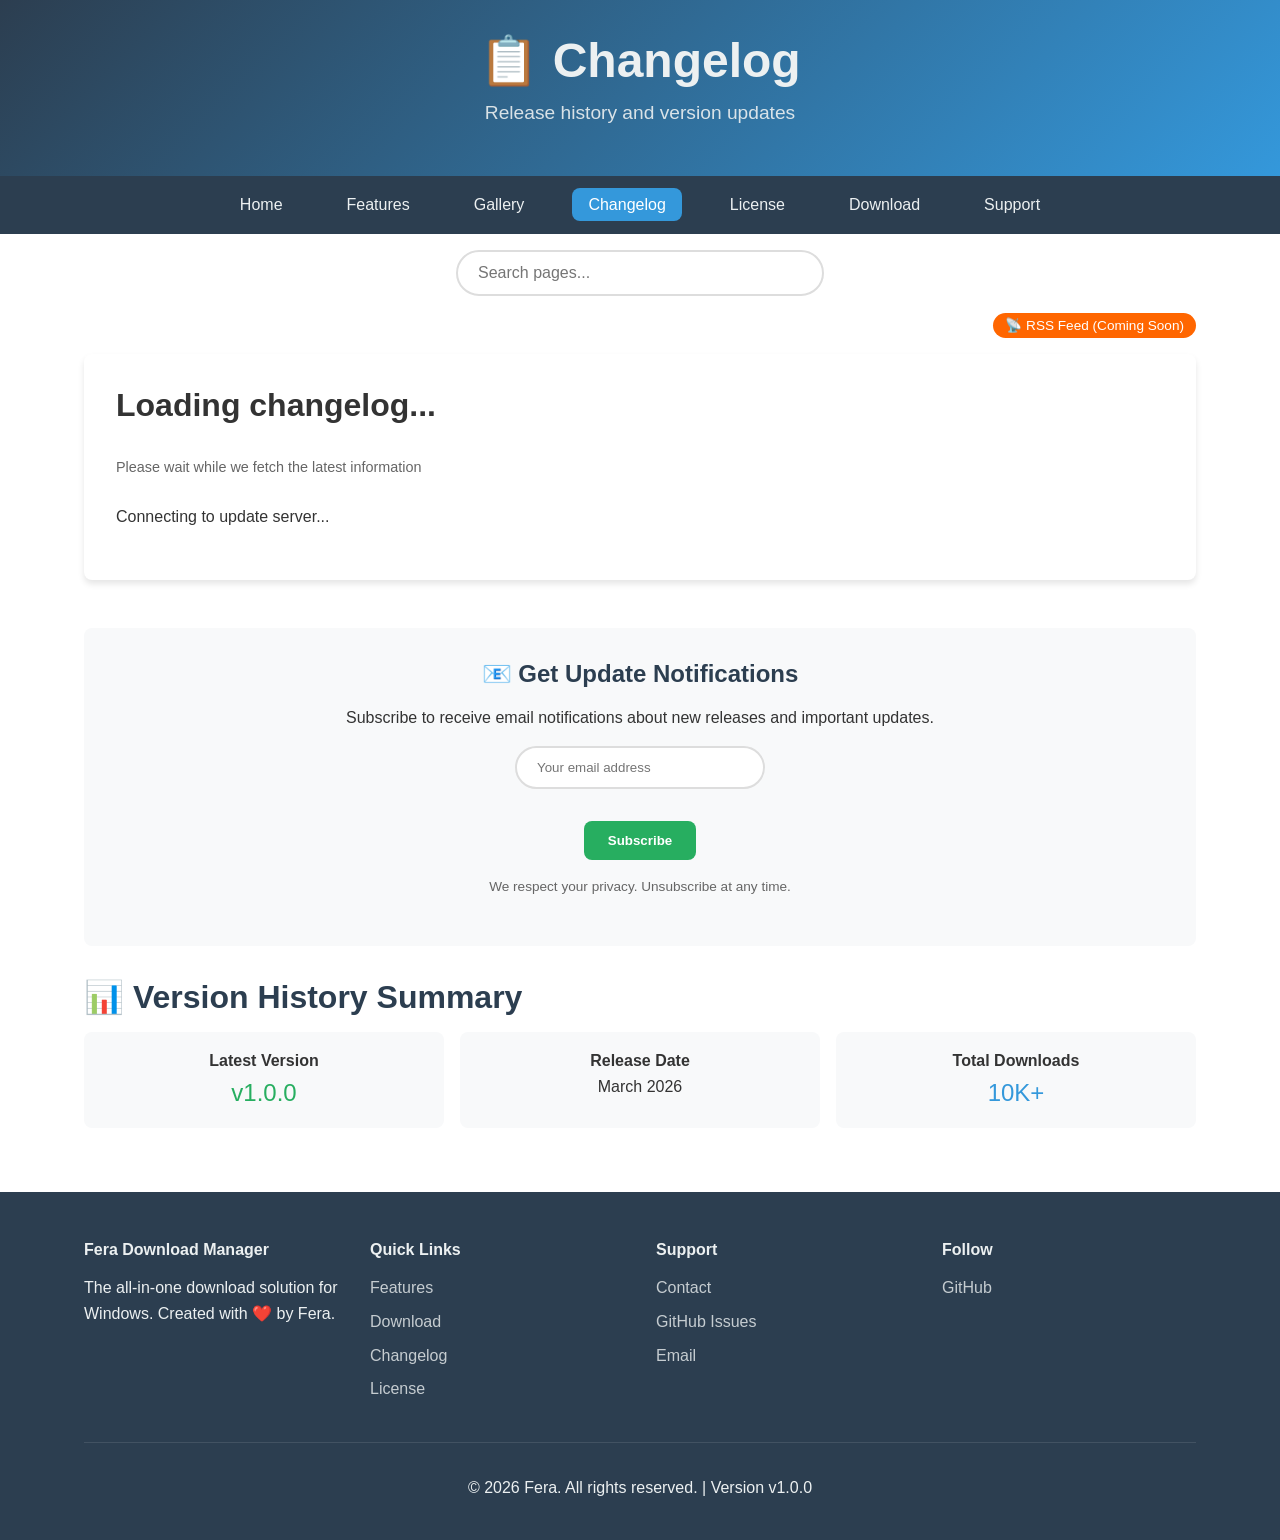
<file: changelog.html>
<!DOCTYPE html>
<html lang="en">
<head>
    <meta charset="UTF-8">
    <meta name="viewport" content="width=device-width, initial-scale=1.0">
    <title>Changelog - Fera Download Manager | Release Notes & Updates</title>
    
    <meta name="description" content="View the complete changelog and release history of Fera Download Manager. Stay updated with the latest features, bug fixes, and improvements.">
    <meta name="keywords" content="download manager changelog, release notes, software updates, fera updates">
    <meta name="author" content="Fera">
    <meta name="robots" content="index, follow">
    
    <meta property="og:title" content="Fera Download Manager Changelog - Version History">
    <meta property="og:description" content="See what's new in each version of Fera Download Manager.">
    <meta property="og:type" content="website">
    <meta property="og:url" content="https://fera-666.github.io/FeraDownloadManager/changelog.html">
    
    <meta http-equiv="X-Content-Type-Options" content="nosniff">
    <meta http-equiv="X-Frame-Options" content="SAMEORIGIN">
    
    <link rel="icon" type="image/x-icon" href="favicon.ico">
    <link rel="stylesheet" href="css/style.css">
    
    <!-- reCAPTCHA Script -->
    <script src="https://www.google.com/recaptcha/api.js" async defer></script>
    
    <style>
        .rss-feed { text-align: right; margin-bottom: 1rem; }
        .rss-feed a { background: #ff6600; color: white; padding: 5px 12px; border-radius: 20px; font-size: 0.85rem; text-decoration: none; }
        .rss-feed a:hover { background: #e65c00; }
    </style>
</head>
<body>
    <header>
        <div class="container">
            <h1>📋 Changelog</h1>
            <p>Release history and version updates</p>
        </div>
    </header>
    
    <nav>
        <div class="container">
            <button class="mobile-menu-btn">☰</button>
            <ul>
                <li><a href="index.html">Home</a></li>
                <li><a href="features.html">Features</a></li>
                <li><a href="gallery.html">Gallery</a></li>
                <li><a href="changelog.html" class="active">Changelog</a></li>
                <li><a href="license.html">License</a></li>
                <li><a href="download.html">Download</a></li>
                <li><a href="support.html">Support</a></li>
            </ul>
        </div>
    </nav>
    
    <main class="container">
        <div class="rss-feed">
            <a href="#" id="rss-link" target="_blank">📡 RSS Feed (Coming Soon)</a>
        </div>
        
        <div id="changelog-content">
            <div class="version-card">
                <div class="version-header"><h2>Loading changelog...</h2></div>
                <p class="version-date">Please wait while we fetch the latest information</p>
                <div class="changelog-text"><p>Connecting to update server...</p></div>
            </div>
        </div>
        
        <section style="margin-top: 3rem; padding: 2rem; background: var(--light-bg); border-radius: var(--border-radius); text-align: center;">
            <h3 style="color: var(--primary-color);">📧 Get Update Notifications</h3>
            <p>Subscribe to receive email notifications about new releases and important updates.</p>
            <form id="subscribe-form" action="https://formspree.io/f/xdawvlna" method="POST" style="display: flex; flex-direction: column; align-items: center; gap: 1rem; margin-top: 1rem;">
                <input type="email" name="email" placeholder="Your email address" required style="padding: 12px 20px; border-radius: 50px; border: 2px solid #ddd; min-width: 250px;">
                <input type="hidden" name="_subject" value="New newsletter subscriber from Fera Website">
                <input type="hidden" name="_replyto" value="email">
                <!-- reCAPTCHA Widget -->
                <div class="g-recaptcha" data-sitekey="6LcD4ZIsAAAAAHx-ydIWnl1BYWixk2iC3xLvHJ2_"></div>
                <button type="submit" class="btn btn-primary">Subscribe</button>
            </form>
            <p style="font-size: 0.85rem; margin-top: 1rem; color: #666;">We respect your privacy. Unsubscribe at any time.</p>
        </section>
        
        <section style="margin-top: 2rem;">
            <h2 style="color: var(--primary-color);">📊 Version History Summary</h2>
            <div style="display: grid; grid-template-columns: repeat(auto-fit, minmax(200px, 1fr)); gap: 1rem; margin-top: 1rem;">
                <div style="background: var(--light-bg); padding: 1rem; border-radius: var(--border-radius); text-align: center;"><strong>Latest Version</strong><span class="latest-version" style="display: block; font-size: 1.5rem; color: var(--accent-color);">v1.0.0</span></div>
                <div style="background: var(--light-bg); padding: 1rem; border-radius: var(--border-radius); text-align: center;"><strong>Release Date</strong><span class="release-date" style="display: block;">March 2026</span></div>
                <div style="background: var(--light-bg); padding: 1rem; border-radius: var(--border-radius); text-align: center;"><strong>Total Downloads</strong><span style="display: block; font-size: 1.5rem; color: var(--secondary-color);">10K+</span></div>
            </div>
        </section>
    </main>
    
    <footer>
        <div class="container">
            <div class="footer-content">
                <div class="footer-section"><h4>Fera Download Manager</h4><p>The all-in-one download solution for Windows. Created with ❤️ by Fera.</p></div>
                <div class="footer-section"><h4>Quick Links</h4><ul><li><a href="features.html">Features</a></li><li><a href="download.html">Download</a></li><li><a href="changelog.html">Changelog</a></li><li><a href="license.html">License</a></li></ul></div>
                <div class="footer-section"><h4>Support</h4><ul><li><a href="support.html">Contact</a></li><li><a href="https://github.com/Fera-666/FeraUpdates/issues" target="_blank">GitHub Issues</a></li><li><a href="mailto:fera2007@gmail.com">Email</a></li></ul></div>
                <div class="footer-section"><h4>Follow</h4><ul><li><a href="https://github.com/Fera-666" target="_blank">GitHub</a></li></ul></div>
            </div>
            <div class="footer-bottom"><p>© 2026 Fera. All rights reserved. | Version <span class="latest-version">1.0.0</span></p></div>
        </div>
    </footer>
    
    <script src="js/config.js"></script>
    <script src="js/main.js"></script>
</body>
</html>
</file>
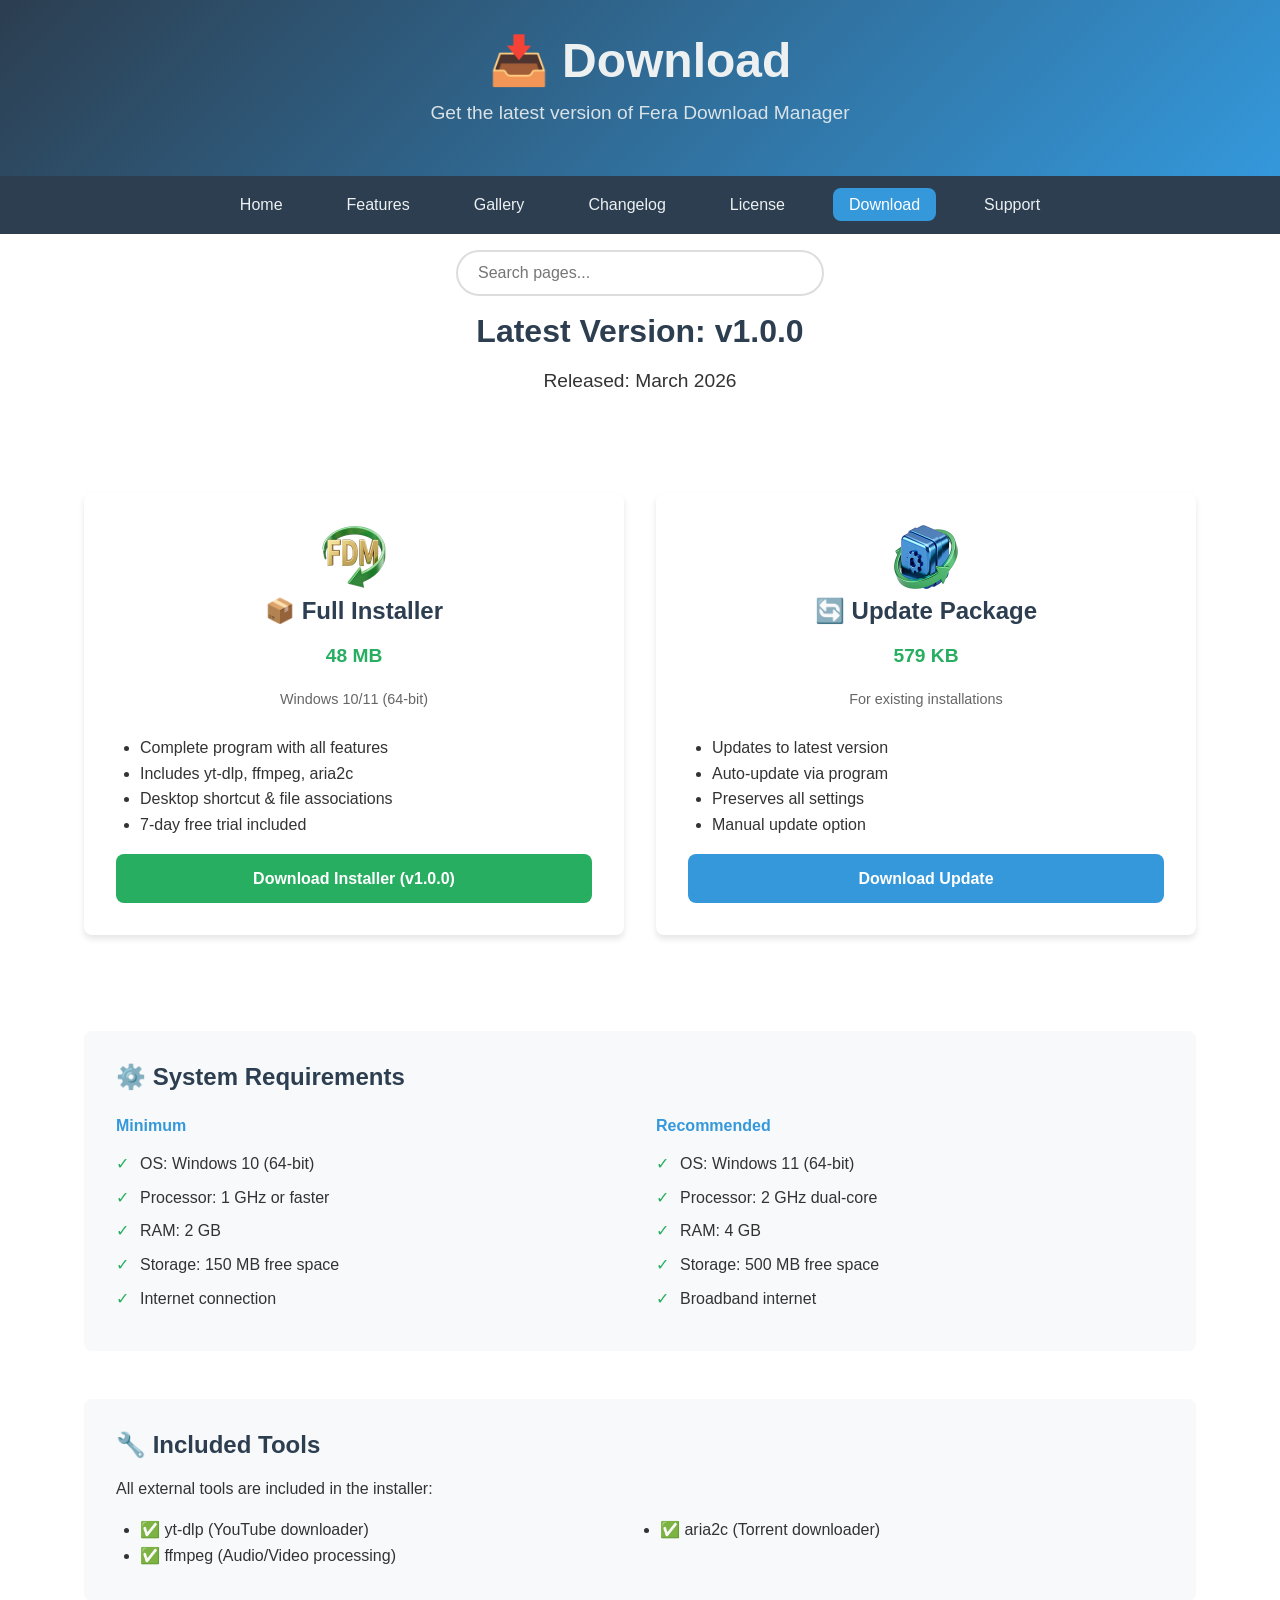
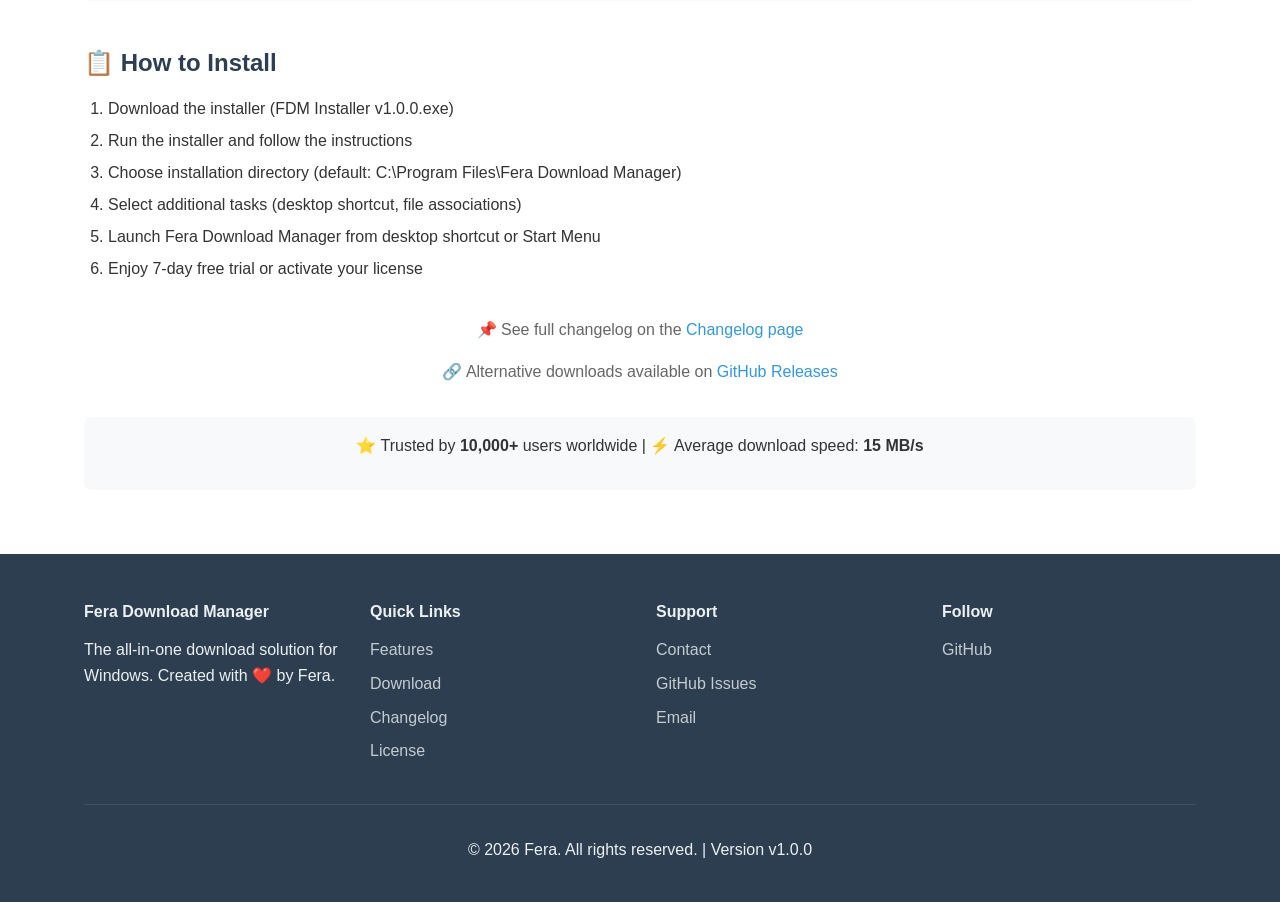
<file: download.html>
<!DOCTYPE html>
<html lang="en">
<head>
    <meta charset="UTF-8">
    <meta name="viewport" content="width=device-width, initial-scale=1.0">
    <title>Download - Fera Download Manager | Free Download for Windows</title>
    
    <meta name="description" content="Download Fera Download Manager for Windows free. Get the latest version with all features including YouTube downloader, torrent support, and built-in browser.">
    <meta name="keywords" content="download fera, download manager download, free download manager windows, fera setup">
    <meta name="author" content="Fera">
    <meta name="robots" content="index, follow">
    
    <meta property="og:title" content="Download Fera Download Manager - Free for Windows">
    <meta property="og:description" content="Get the latest version of Fera Download Manager. Fast, secure, and feature-rich download solution.">
    <meta property="og:type" content="website">
    <meta property="og:url" content="https://fera-666.github.io/FeraDownloadManager/download.html">
    
    <meta http-equiv="X-Content-Type-Options" content="nosniff">
    <meta http-equiv="X-Frame-Options" content="SAMEORIGIN">
    
    <link rel="icon" type="image/x-icon" href="favicon.ico">
    <link rel="stylesheet" href="css/style.css">
    
    <style>
        .download-progress { display: none; margin-top: 1rem; text-align: center; }
        .progress-bar { width: 100%; height: 8px; background: #e0e0e0; border-radius: 4px; overflow: hidden; }
        .progress-fill { width: 0%; height: 100%; background: var(--accent-color); transition: width 0.3s ease; }
        .download-options {
            display: grid;
            grid-template-columns: repeat(auto-fit, minmax(350px, 1fr));
            gap: 2rem;
            padding: 3rem 0;
        }
        .download-card {
            background: white;
            border-radius: var(--border-radius);
            padding: 2rem;
            text-align: center;
            box-shadow: var(--box-shadow);
        }
        .download-card h3 { color: var(--primary-color); margin-bottom: 1rem; }
        .download-card .size { font-size: 1.2rem; font-weight: bold; color: var(--accent-color); margin-bottom: 1rem; }
        .download-card .requirements { color: #666; font-size: 0.9rem; margin-bottom: 1.5rem; }
    </style>
</head>
<body>
    <header>
        <div class="container">
            <h1>📥 Download</h1>
            <p>Get the latest version of Fera Download Manager</p>
        </div>
    </header>
    
    <nav>
        <div class="container">
            <button class="mobile-menu-btn">☰</button>
            <ul>
                <li><a href="index.html">Home</a></li>
                <li><a href="features.html">Features</a></li>
                <li><a href="gallery.html">Gallery</a></li>
                <li><a href="changelog.html">Changelog</a></li>
                <li><a href="license.html">License</a></li>
                <li><a href="download.html" class="active">Download</a></li>
                <li><a href="support.html">Support</a></li>
            </ul>
        </div>
    </nav>
    
    <main class="container">
        <section style="text-align: center; margin-bottom: 3rem;">
            <h2 style="color: var(--primary-color);">Latest Version: <span class="latest-version">v1.0.0</span></h2>
            <p class="release-date" style="font-size: 1.2rem;">Released: March 2026</p>
        </section>
        
        <div class="download-options">
            <div class="download-card">
                <img src="images/icons/download-icon.png" alt="Installer" style="width: 64px; height: 64px;" data-src="images/icons/download-icon.png">
                <h3>📦 Full Installer</h3>
                <div class="size">48 MB</div>
                <p class="requirements">Windows 10/11 (64-bit)</p>
                <ul style="text-align: left; margin: 1rem 0; padding-left: 1.5rem;">
                    <li>Complete program with all features</li>
                    <li>Includes yt-dlp, ffmpeg, aria2c</li>
                    <li>Desktop shortcut & file associations</li>
                    <li>7-day free trial included</li>
                </ul>
                <a href="https://github.com/Fera-666/FeraUpdates/releases/download/v1.0.0/FDM.Installer.exe" class="btn btn-primary download-installer" style="width: 100%;">Download Installer (v1.0.0)</a>
                <div class="download-progress" id="progress-installer">
                    <div class="progress-bar"><div class="progress-fill"></div></div>
                    <p style="font-size: 0.85rem; margin-top: 0.5rem;">Downloading...</p>
                </div>
            </div>
            
            <div class="download-card">
                <img src="images/icons/update-icon.png" alt="Update" style="width: 64px; height: 64px;" data-src="images/icons/update-icon.png">
                <h3>🔄 Update Package</h3>
                <div class="size">579 KB</div>
                <p class="requirements">For existing installations</p>
                <ul style="text-align: left; margin: 1rem 0; padding-left: 1.5rem;">
                    <li>Updates to latest version</li>
                    <li>Auto-update via program</li>
                    <li>Preserves all settings</li>
                    <li>Manual update option</li>
                </ul>
                <a href="https://github.com/Fera-666/FeraUpdates/releases/download/v1.1.0/Fera_Update_1.1.0.zip" class="btn btn-secondary" style="width: 100%;">Download Update</a>
            </div>
        </div>
        
        <section class="system-reqs">
            <h3>⚙️ System Requirements</h3>
            <div style="display: grid; grid-template-columns: 1fr 1fr; gap: 2rem;">
                <div><h4 style="color: var(--secondary-color);">Minimum</h4><ul><li>OS: Windows 10 (64-bit)</li><li>Processor: 1 GHz or faster</li><li>RAM: 2 GB</li><li>Storage: 150 MB free space</li><li>Internet connection</li></ul></div>
                <div><h4 style="color: var(--secondary-color);">Recommended</h4><ul><li>OS: Windows 11 (64-bit)</li><li>Processor: 2 GHz dual-core</li><li>RAM: 4 GB</li><li>Storage: 500 MB free space</li><li>Broadband internet</li></ul></div>
            </div>
        </section>
        
        <section style="margin-top: 3rem; background: var(--light-bg); padding: 2rem; border-radius: 8px;">
            <h3 style="color: var(--primary-color); margin-bottom: 1rem;">🔧 Included Tools</h3>
            <p>All external tools are included in the installer:</p>
            <ul style="margin-top: 1rem; margin-left: 1.5rem; columns: 2;">
                <li>✅ yt-dlp (YouTube downloader)</li>
                <li>✅ ffmpeg (Audio/Video processing)</li>
                <li>✅ aria2c (Torrent downloader)</li>
            </ul>
        </section>
        
        <section style="margin-top: 3rem;">
            <h3 style="color: var(--primary-color); margin-bottom: 1rem;">📋 How to Install</h3>
            <ol style="margin-left: 1.5rem; line-height: 2;">
                <li>Download the installer (FDM Installer v1.0.0.exe)</li>
                <li>Run the installer and follow the instructions</li>
                <li>Choose installation directory (default: C:\Program Files\Fera Download Manager)</li>
                <li>Select additional tasks (desktop shortcut, file associations)</li>
                <li>Launch Fera Download Manager from desktop shortcut or Start Menu</li>
                <li>Enjoy 7-day free trial or activate your license</li>
            </ol>
        </section>
        
        <section style="margin-top: 2rem; text-align: center; color: #666;">
            <p>📌 See full changelog on the <a href="changelog.html">Changelog page</a></p>
            <p>🔗 Alternative downloads available on <a href="https://github.com/Fera-666/FeraUpdates/releases" target="_blank">GitHub Releases</a></p>
        </section>
        
        <section style="margin-top: 2rem; text-align: center; padding: 1rem; background: var(--light-bg); border-radius: 8px;">
            <p>⭐ Trusted by <strong>10,000+</strong> users worldwide | ⚡ Average download speed: <strong>15 MB/s</strong></p>
        </section>
    </main>
    
    <footer>
        <div class="container">
            <div class="footer-content">
                <div class="footer-section"><h4>Fera Download Manager</h4><p>The all-in-one download solution for Windows. Created with ❤️ by Fera.</p></div>
                <div class="footer-section"><h4>Quick Links</h4><ul><li><a href="features.html">Features</a></li><li><a href="download.html">Download</a></li><li><a href="changelog.html">Changelog</a></li><li><a href="license.html">License</a></li></ul></div>
                <div class="footer-section"><h4>Support</h4><ul><li><a href="support.html">Contact</a></li><li><a href="https://github.com/Fera-666/FeraUpdates/issues" target="_blank">GitHub Issues</a></li><li><a href="mailto:fera2007@gmail.com">Email</a></li></ul></div>
                <div class="footer-section"><h4>Follow</h4><ul><li><a href="https://github.com/Fera-666" target="_blank">GitHub</a></li></ul></div>
            </div>
            <div class="footer-bottom"><p>© 2026 Fera. All rights reserved. | Version <span class="latest-version">1.0.0</span></p></div>
        </div>
    </footer>
    
    <script src="js/config.js"></script>
    <script src="js/main.js"></script>
    <script>
        document.querySelectorAll('.download-installer').forEach(btn => {
            btn.addEventListener('click', function(e) {
                if (typeof trackEvent !== 'undefined') trackEvent('Download', 'Click', this.textContent.trim());
                e.preventDefault();
                const progressDiv = document.getElementById('progress-installer');
                const fill = progressDiv.querySelector('.progress-fill');
                const downloadUrl = this.href;
                progressDiv.style.display = 'block';
                let width = 0;
                const interval = setInterval(() => {
                    if (width >= 100) { 
                        clearInterval(interval); 
                        window.location.href = downloadUrl; 
                        setTimeout(() => { 
                            progressDiv.style.display = 'none'; 
                            fill.style.width = '0%'; 
                        }, 2000);
                    } else { 
                        width += Math.random() * 15; 
                        fill.style.width = Math.min(width, 100) + '%'; 
                    }
                }, 200);
            });
        });
    </script>
</body>
</html>
</file>
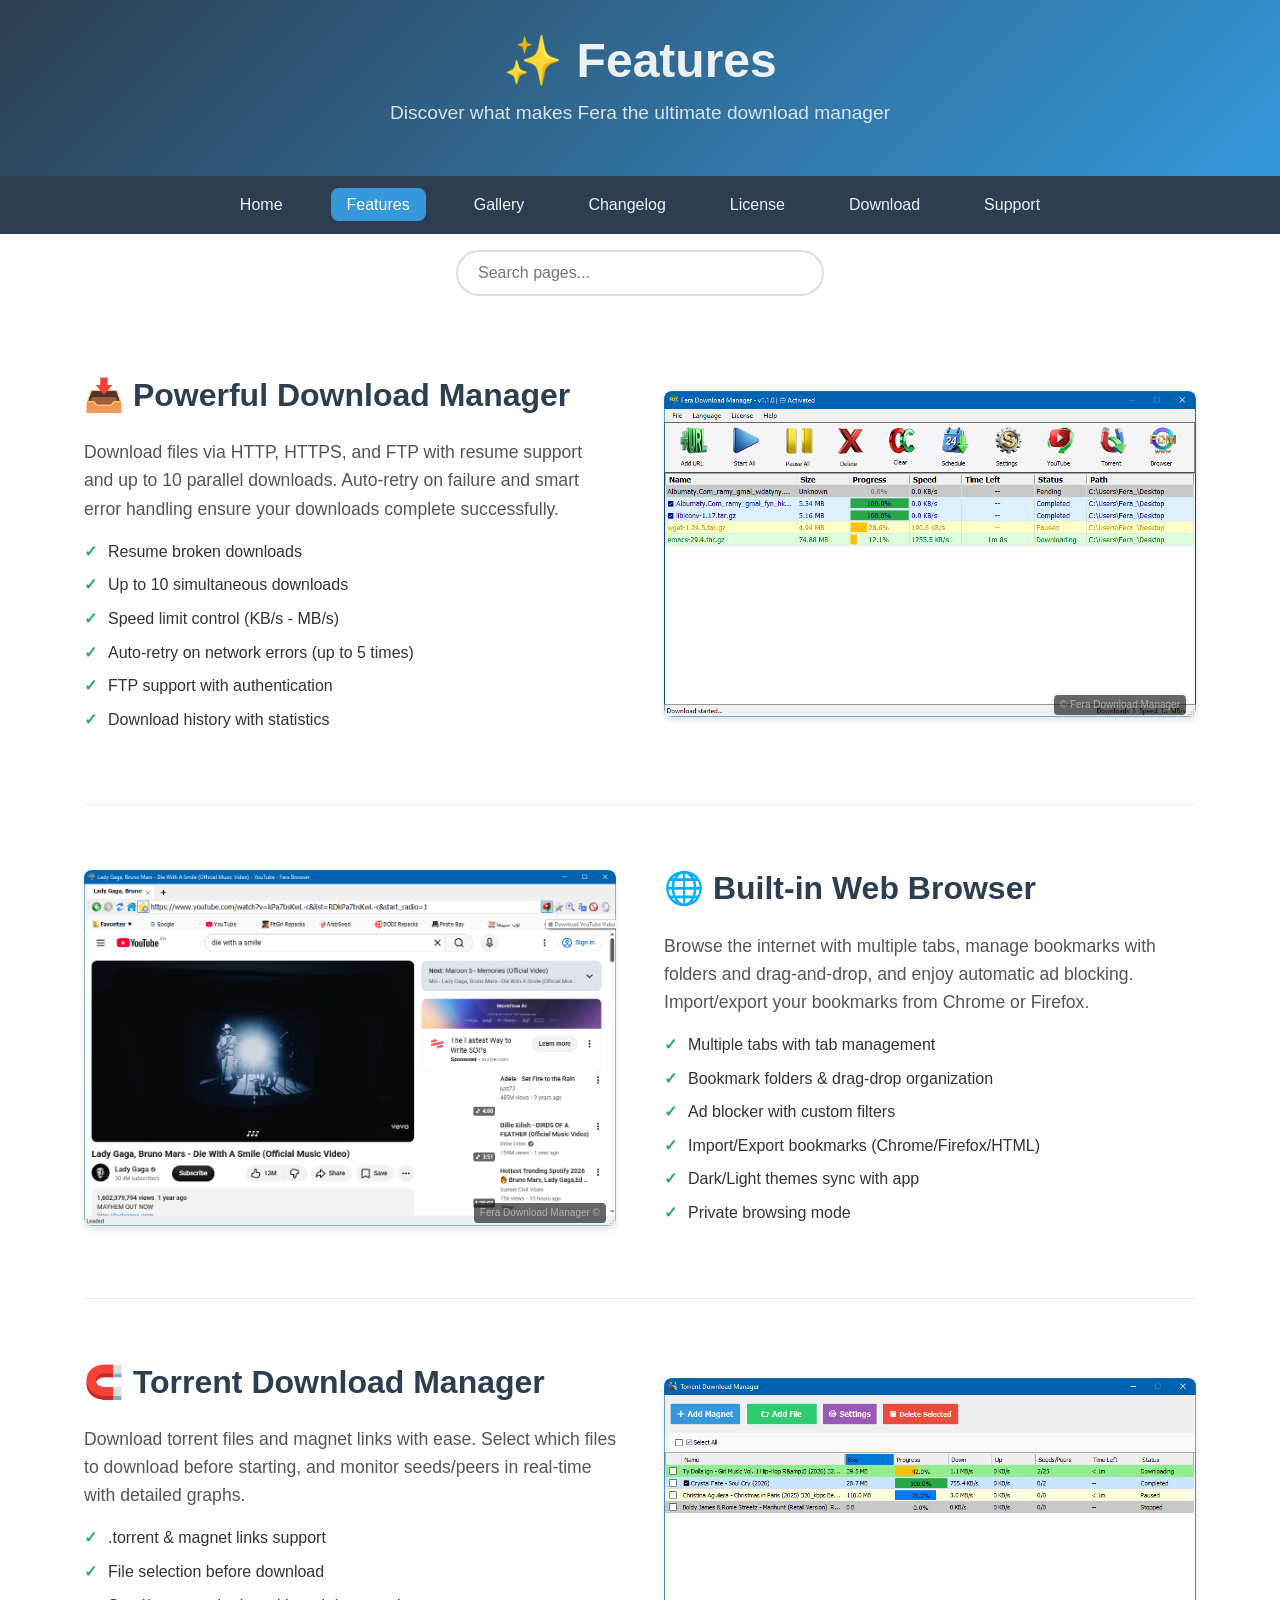
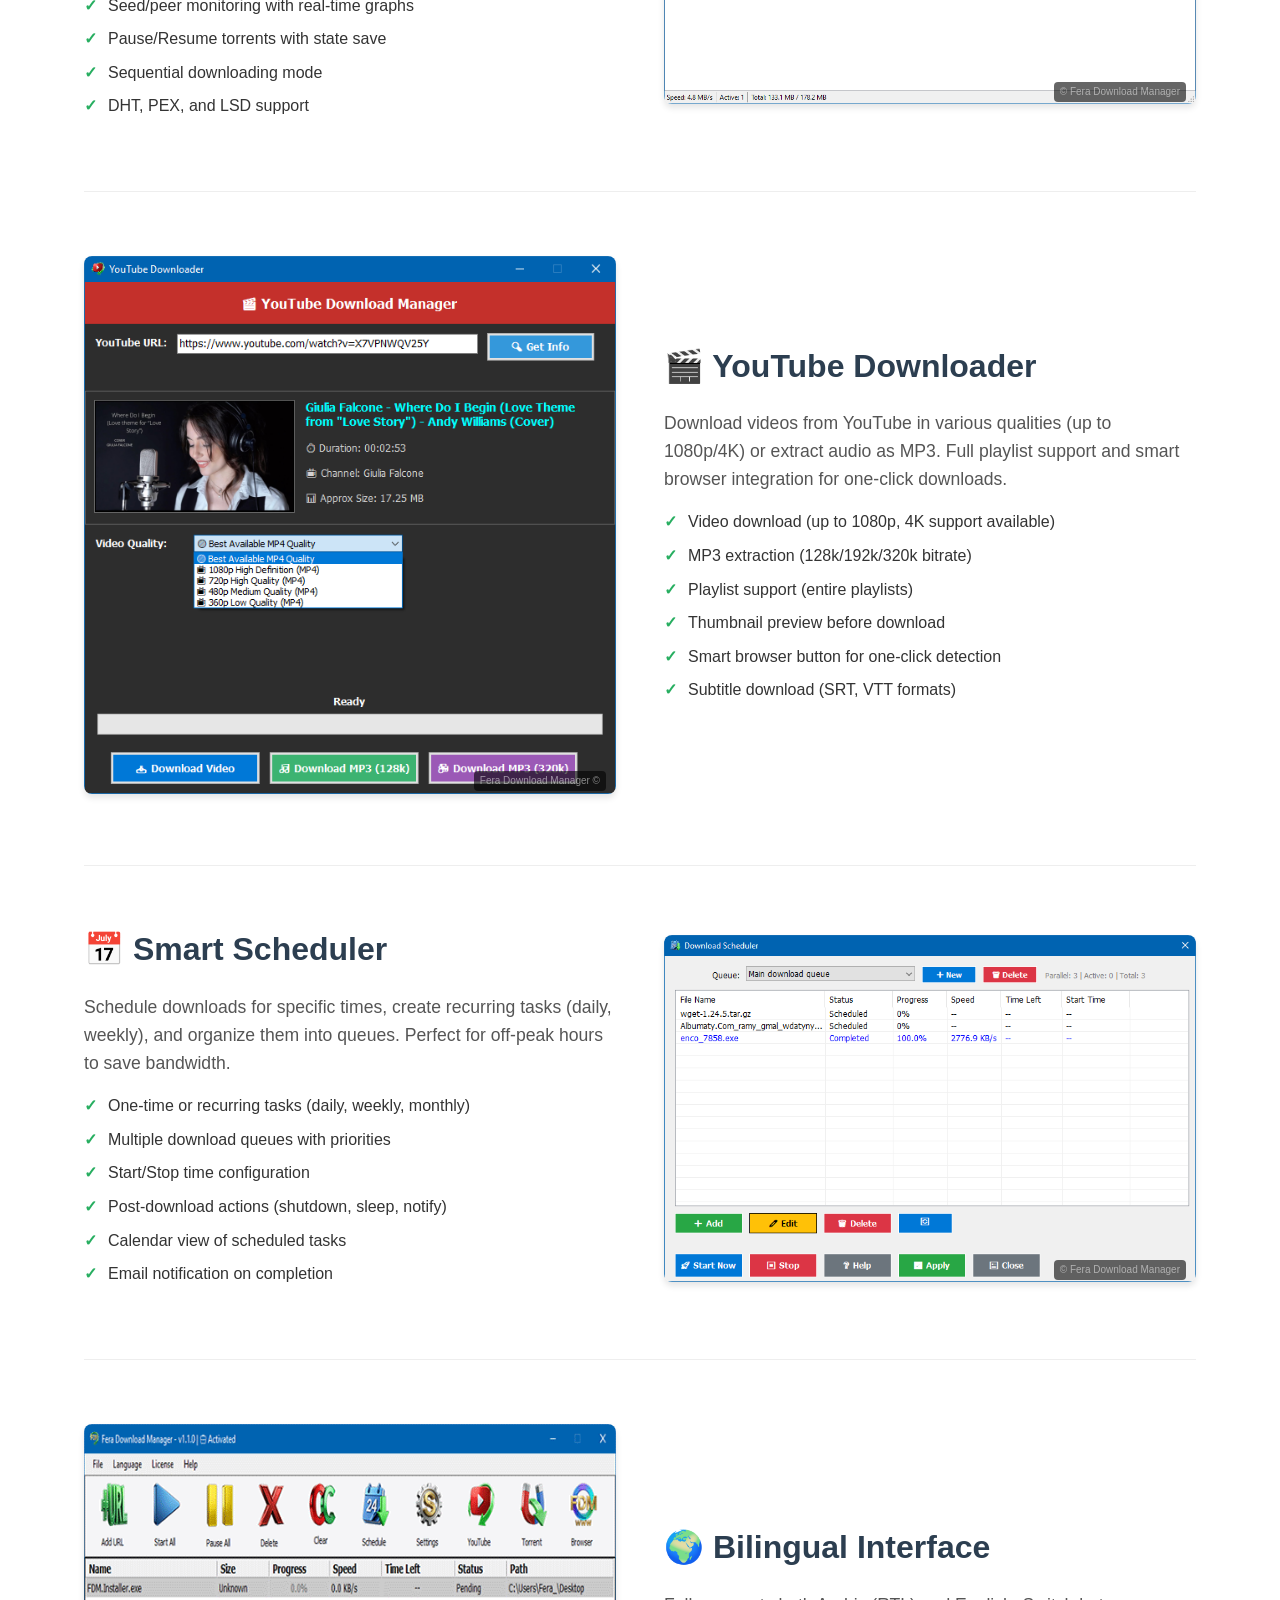
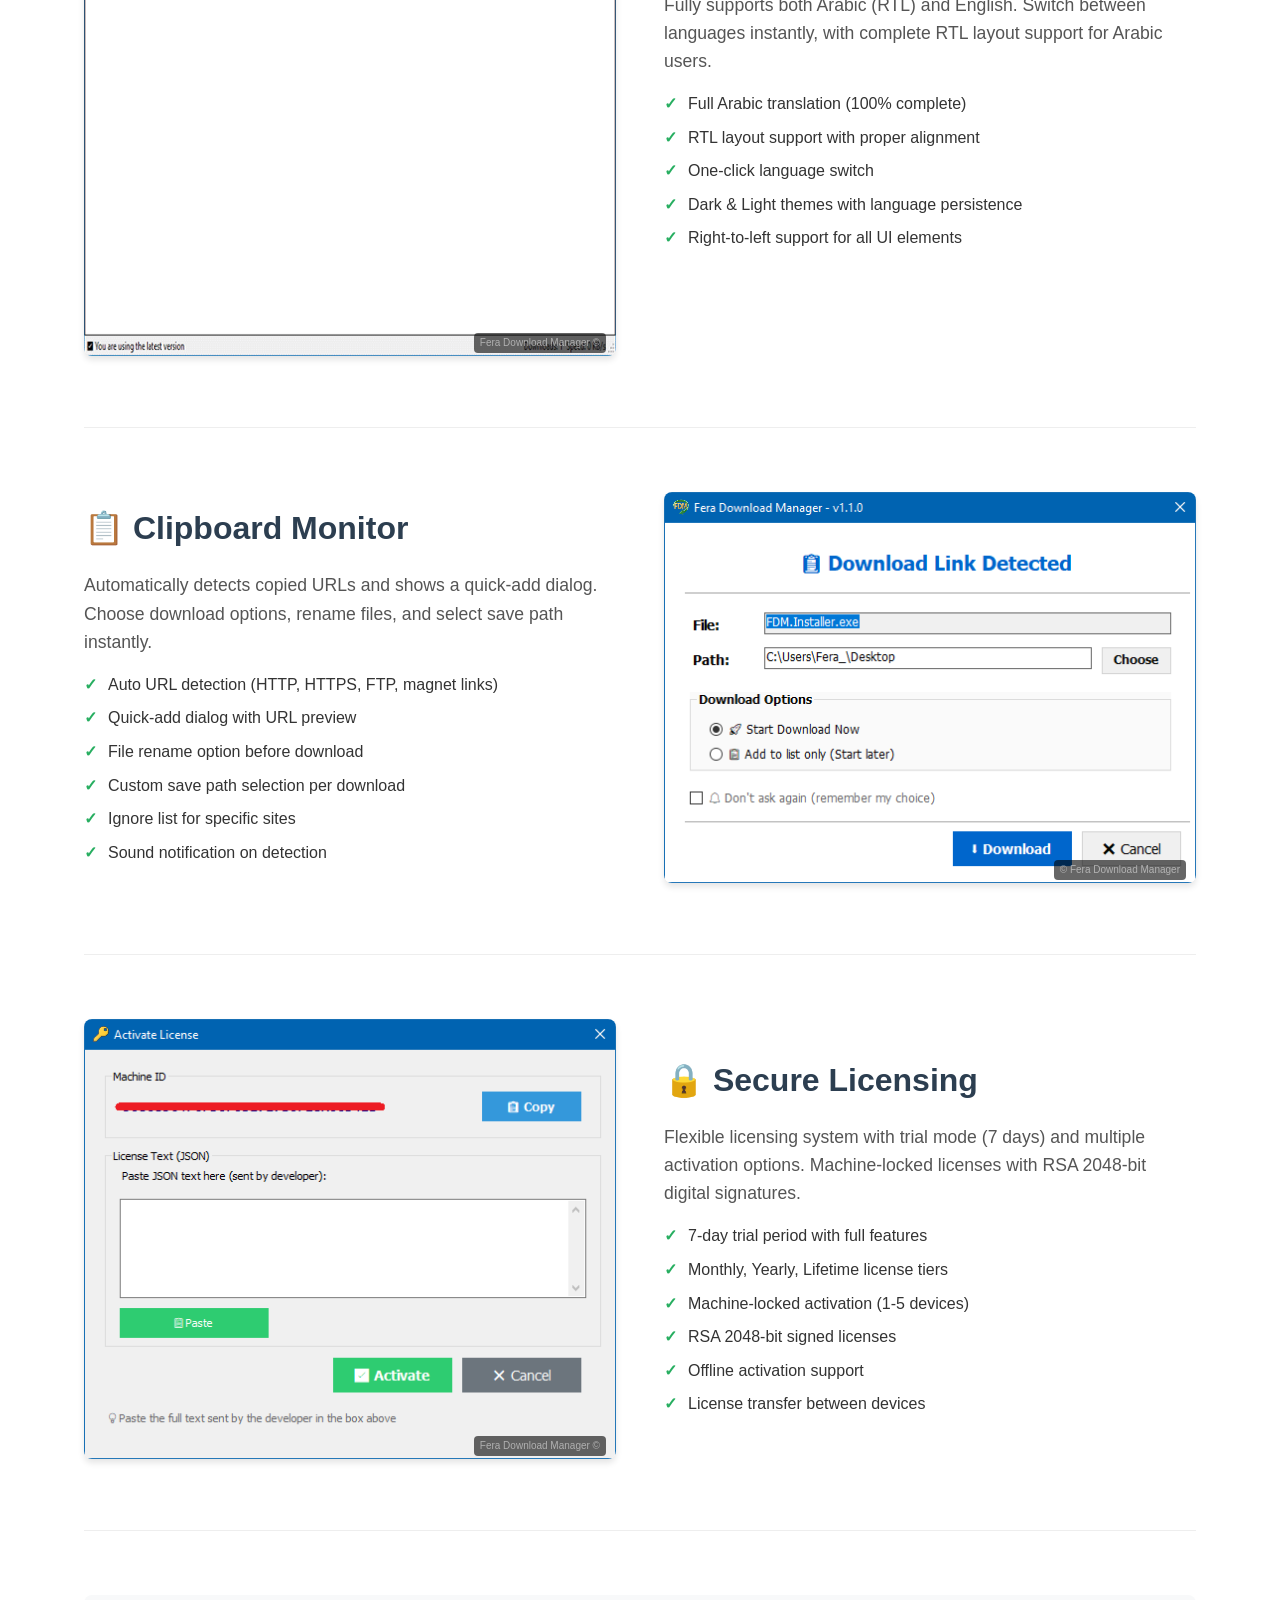
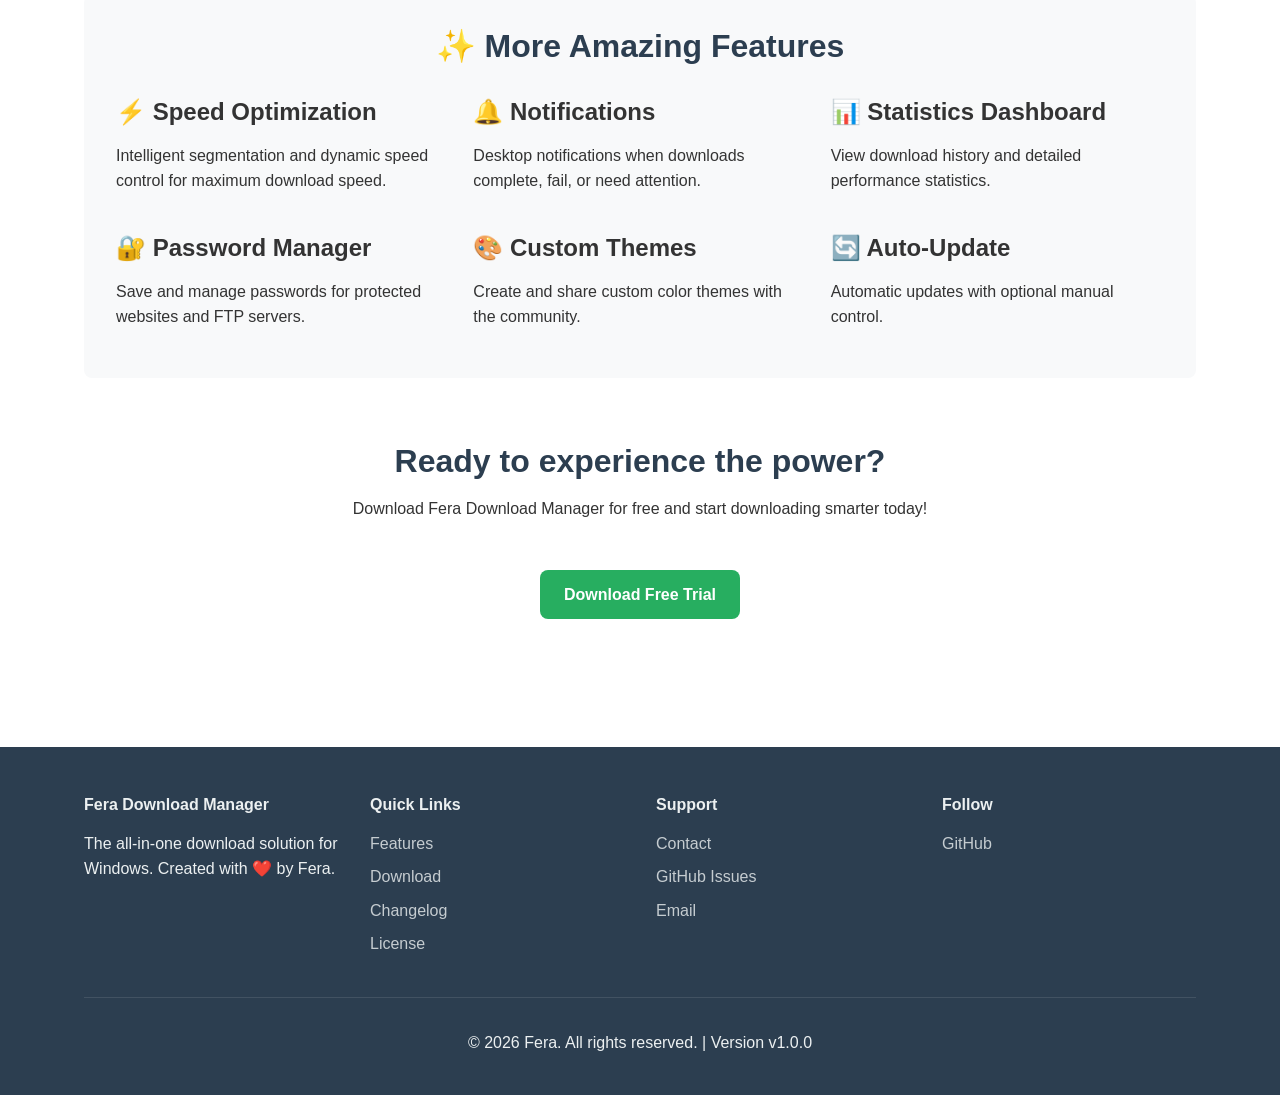
<file: features.html>
<!DOCTYPE html>
<html lang="en">
<head>
    <meta charset="UTF-8">
    <meta name="viewport" content="width=device-width, initial-scale=1.0">
    <title>Features - Fera Download Manager | Powerful Download Manager for Windows</title>
    
    <meta name="description" content="Discover all features of Fera Download Manager: Download Manager, Built-in Browser, Torrent Support, YouTube Downloader, Smart Scheduler, and Bilingual Interface.">
    <meta name="keywords" content="download manager features, torrent client features, youtube downloader features, windows download manager">
    <meta name="author" content="Fera">
    <meta name="robots" content="index, follow">
    
    <meta property="og:title" content="Fera Download Manager Features - All-in-One Solution">
    <meta property="og:description" content="Explore the complete feature set of Fera Download Manager - The ultimate download tool for Windows.">
    <meta property="og:type" content="website">
    <meta property="og:url" content="https://fera-666.github.io/FeraDownloadManager/features.html">
    
    <meta http-equiv="X-Content-Type-Options" content="nosniff">
    <meta http-equiv="X-Frame-Options" content="SAMEORIGIN">
    
    <link rel="icon" type="image/x-icon" href="favicon.ico">
    <link rel="stylesheet" href="css/style.css">
</head>
<body>
    <header>
        <div class="container">
            <h1>✨ Features</h1>
            <p>Discover what makes Fera the ultimate download manager</p>
        </div>
    </header>
    
    <nav>
        <div class="container">
            <button class="mobile-menu-btn">☰</button>
            <ul>
                <li><a href="index.html">Home</a></li>
                <li><a href="features.html" class="active">Features</a></li>
                <li><a href="gallery.html">Gallery</a></li>
                <li><a href="changelog.html">Changelog</a></li>
                <li><a href="license.html">License</a></li>
                <li><a href="download.html">Download</a></li>
                <li><a href="support.html">Support</a></li>
            </ul>
        </div>
    </nav>
    
    <main class="container">
        <section class="feature-detail">
            <div class="feature-text">
                <h2>📥 Powerful Download Manager</h2>
                <p>Download files via HTTP, HTTPS, and FTP with resume support and up to 10 parallel downloads. Auto-retry on failure and smart error handling ensure your downloads complete successfully.</p>
                <ul>
                    <li>Resume broken downloads</li>
                    <li>Up to 10 simultaneous downloads</li>
                    <li>Speed limit control (KB/s - MB/s)</li>
                    <li>Auto-retry on network errors (up to 5 times)</li>
                    <li>FTP support with authentication</li>
                    <li>Download history with statistics</li>
                </ul>
            </div>
            <div class="feature-image">
                <img src="images/screenshots/main-window.png" alt="Download Manager Interface" data-src="images/screenshots/main-window.png">
            </div>
        </section>
        
        <section class="feature-detail reverse">
            <div class="feature-text">
                <h2>🌐 Built-in Web Browser</h2>
                <p>Browse the internet with multiple tabs, manage bookmarks with folders and drag-and-drop, and enjoy automatic ad blocking. Import/export your bookmarks from Chrome or Firefox.</p>
                <ul>
                    <li>Multiple tabs with tab management</li>
                    <li>Bookmark folders & drag-drop organization</li>
                    <li>Ad blocker with custom filters</li>
                    <li>Import/Export bookmarks (Chrome/Firefox/HTML)</li>
                    <li>Dark/Light themes sync with app</li>
                    <li>Private browsing mode</li>
                </ul>
            </div>
            <div class="feature-image">
                <img src="images/screenshots/browser.png" alt="Built-in Web Browser" data-src="images/screenshots/browser.png">
            </div>
        </section>
        
        <section class="feature-detail">
            <div class="feature-text">
                <h2>🧲 Torrent Download Manager</h2>
                <p>Download torrent files and magnet links with ease. Select which files to download before starting, and monitor seeds/peers in real-time with detailed graphs.</p>
                <ul>
                    <li>.torrent & magnet links support</li>
                    <li>File selection before download</li>
                    <li>Seed/peer monitoring with real-time graphs</li>
                    <li>Pause/Resume torrents with state save</li>
                    <li>Sequential downloading mode</li>
                    <li>DHT, PEX, and LSD support</li>
                </ul>
            </div>
            <div class="feature-image">
                <img src="images/screenshots/torrent.png" alt="Torrent Downloader" data-src="images/screenshots/torrent.png">
            </div>
        </section>
        
        <section class="feature-detail reverse">
            <div class="feature-text">
                <h2>🎬 YouTube Downloader</h2>
                <p>Download videos from YouTube in various qualities (up to 1080p/4K) or extract audio as MP3. Full playlist support and smart browser integration for one-click downloads.</p>
                <ul>
                    <li>Video download (up to 1080p, 4K support available)</li>
                    <li>MP3 extraction (128k/192k/320k bitrate)</li>
                    <li>Playlist support (entire playlists)</li>
                    <li>Thumbnail preview before download</li>
                    <li>Smart browser button for one-click detection</li>
                    <li>Subtitle download (SRT, VTT formats)</li>
                </ul>
            </div>
            <div class="feature-image">
                <img src="images/screenshots/youtube.png" alt="YouTube Downloader" data-src="images/screenshots/youtube.png">
            </div>
        </section>
        
        <section class="feature-detail">
            <div class="feature-text">
                <h2>📅 Smart Scheduler</h2>
                <p>Schedule downloads for specific times, create recurring tasks (daily, weekly), and organize them into queues. Perfect for off-peak hours to save bandwidth.</p>
                <ul>
                    <li>One-time or recurring tasks (daily, weekly, monthly)</li>
                    <li>Multiple download queues with priorities</li>
                    <li>Start/Stop time configuration</li>
                    <li>Post-download actions (shutdown, sleep, notify)</li>
                    <li>Calendar view of scheduled tasks</li>
                    <li>Email notification on completion</li>
                </ul>
            </div>
            <div class="feature-image">
                <img src="images/screenshots/scheduler.png" alt="Smart Scheduler" data-src="images/screenshots/scheduler.png">
            </div>
        </section>
        
        <section class="feature-detail reverse">
            <div class="feature-text">
                <h2>🌍 Bilingual Interface</h2>
                <p>Fully supports both Arabic (RTL) and English. Switch between languages instantly, with complete RTL layout support for Arabic users.</p>
                <ul>
                    <li>Full Arabic translation (100% complete)</li>
                    <li>RTL layout support with proper alignment</li>
                    <li>One-click language switch</li>
                    <li>Dark & Light themes with language persistence</li>
                    <li>Right-to-left support for all UI elements</li>
                </ul>
            </div>
            <div class="feature-image">
                <img src="images/screenshots/dark-light.gif" alt="Bilingual Interface" data-src="images/screenshots/dark-light.gif">
            </div>
        </section>
        
        <section class="feature-detail">
            <div class="feature-text">
                <h2>📋 Clipboard Monitor</h2>
                <p>Automatically detects copied URLs and shows a quick-add dialog. Choose download options, rename files, and select save path instantly.</p>
                <ul>
                    <li>Auto URL detection (HTTP, HTTPS, FTP, magnet links)</li>
                    <li>Quick-add dialog with URL preview</li>
                    <li>File rename option before download</li>
                    <li>Custom save path selection per download</li>
                    <li>Ignore list for specific sites</li>
                    <li>Sound notification on detection</li>
                </ul>
            </div>
            <div class="feature-image">
                <img src="images/screenshots/clipboard.png" alt="Clipboard Monitor" data-src="images/screenshots/clipboard.png">
            </div>
        </section>
        
        <section class="feature-detail reverse">
            <div class="feature-text">
                <h2>🔒 Secure Licensing</h2>
                <p>Flexible licensing system with trial mode (7 days) and multiple activation options. Machine-locked licenses with RSA 2048-bit digital signatures.</p>
                <ul>
                    <li>7-day trial period with full features</li>
                    <li>Monthly, Yearly, Lifetime license tiers</li>
                    <li>Machine-locked activation (1-5 devices)</li>
                    <li>RSA 2048-bit signed licenses</li>
                    <li>Offline activation support</li>
                    <li>License transfer between devices</li>
                </ul>
            </div>
            <div class="feature-image">
                <img src="images/screenshots/license.png" alt="Secure Licensing" data-src="images/screenshots/license.png">
            </div>
        </section>
        
        <section style="margin-top: 4rem; padding: 2rem; background: var(--light-bg); border-radius: var(--border-radius);">
            <h2 style="text-align: center; color: var(--primary-color); margin-bottom: 2rem;">✨ More Amazing Features</h2>
            <div style="display: grid; grid-template-columns: repeat(auto-fit, minmax(250px, 1fr)); gap: 1.5rem;">
                <div><h3>⚡ Speed Optimization</h3><p>Intelligent segmentation and dynamic speed control for maximum download speed.</p></div>
                <div><h3>🔔 Notifications</h3><p>Desktop notifications when downloads complete, fail, or need attention.</p></div>
                <div><h3>📊 Statistics Dashboard</h3><p>View download history and detailed performance statistics.</p></div>
                <div><h3>🔐 Password Manager</h3><p>Save and manage passwords for protected websites and FTP servers.</p></div>
                <div><h3>🎨 Custom Themes</h3><p>Create and share custom color themes with the community.</p></div>
                <div><h3>🔄 Auto-Update</h3><p>Automatic updates with optional manual control.</p></div>
            </div>
        </section>
        
        <section style="text-align: center; padding: 4rem 0;">
            <h2 style="color: var(--primary-color);">Ready to experience the power?</h2>
            <p style="margin-bottom: 2rem;">Download Fera Download Manager for free and start downloading smarter today!</p>
            <a href="download.html" class="btn btn-primary" style="margin-top: 1rem;">Download Free Trial</a>
        </section>
    </main>
    
    <footer>
        <div class="container">
            <div class="footer-content">
                <div class="footer-section"><h4>Fera Download Manager</h4><p>The all-in-one download solution for Windows. Created with ❤️ by Fera.</p></div>
                <div class="footer-section"><h4>Quick Links</h4><ul><li><a href="features.html">Features</a></li><li><a href="download.html">Download</a></li><li><a href="changelog.html">Changelog</a></li><li><a href="license.html">License</a></li></ul></div>
                <div class="footer-section"><h4>Support</h4><ul><li><a href="support.html">Contact</a></li><li><a href="https://github.com/Fera-666/FeraUpdates/issues" target="_blank">GitHub Issues</a></li><li><a href="mailto:fera2007@gmail.com">Email</a></li></ul></div>
                <div class="footer-section"><h4>Follow</h4><ul><li><a href="https://github.com/Fera-666" target="_blank">GitHub</a></li></ul></div>
            </div>
            <div class="footer-bottom"><p>© 2026 Fera. All rights reserved. | Version <span class="latest-version">1.0.0</span></p></div>
        </div>
    </footer>
    
    <script src="js/config.js"></script>
    <script src="js/main.js"></script>
</body>
</html>
</file>
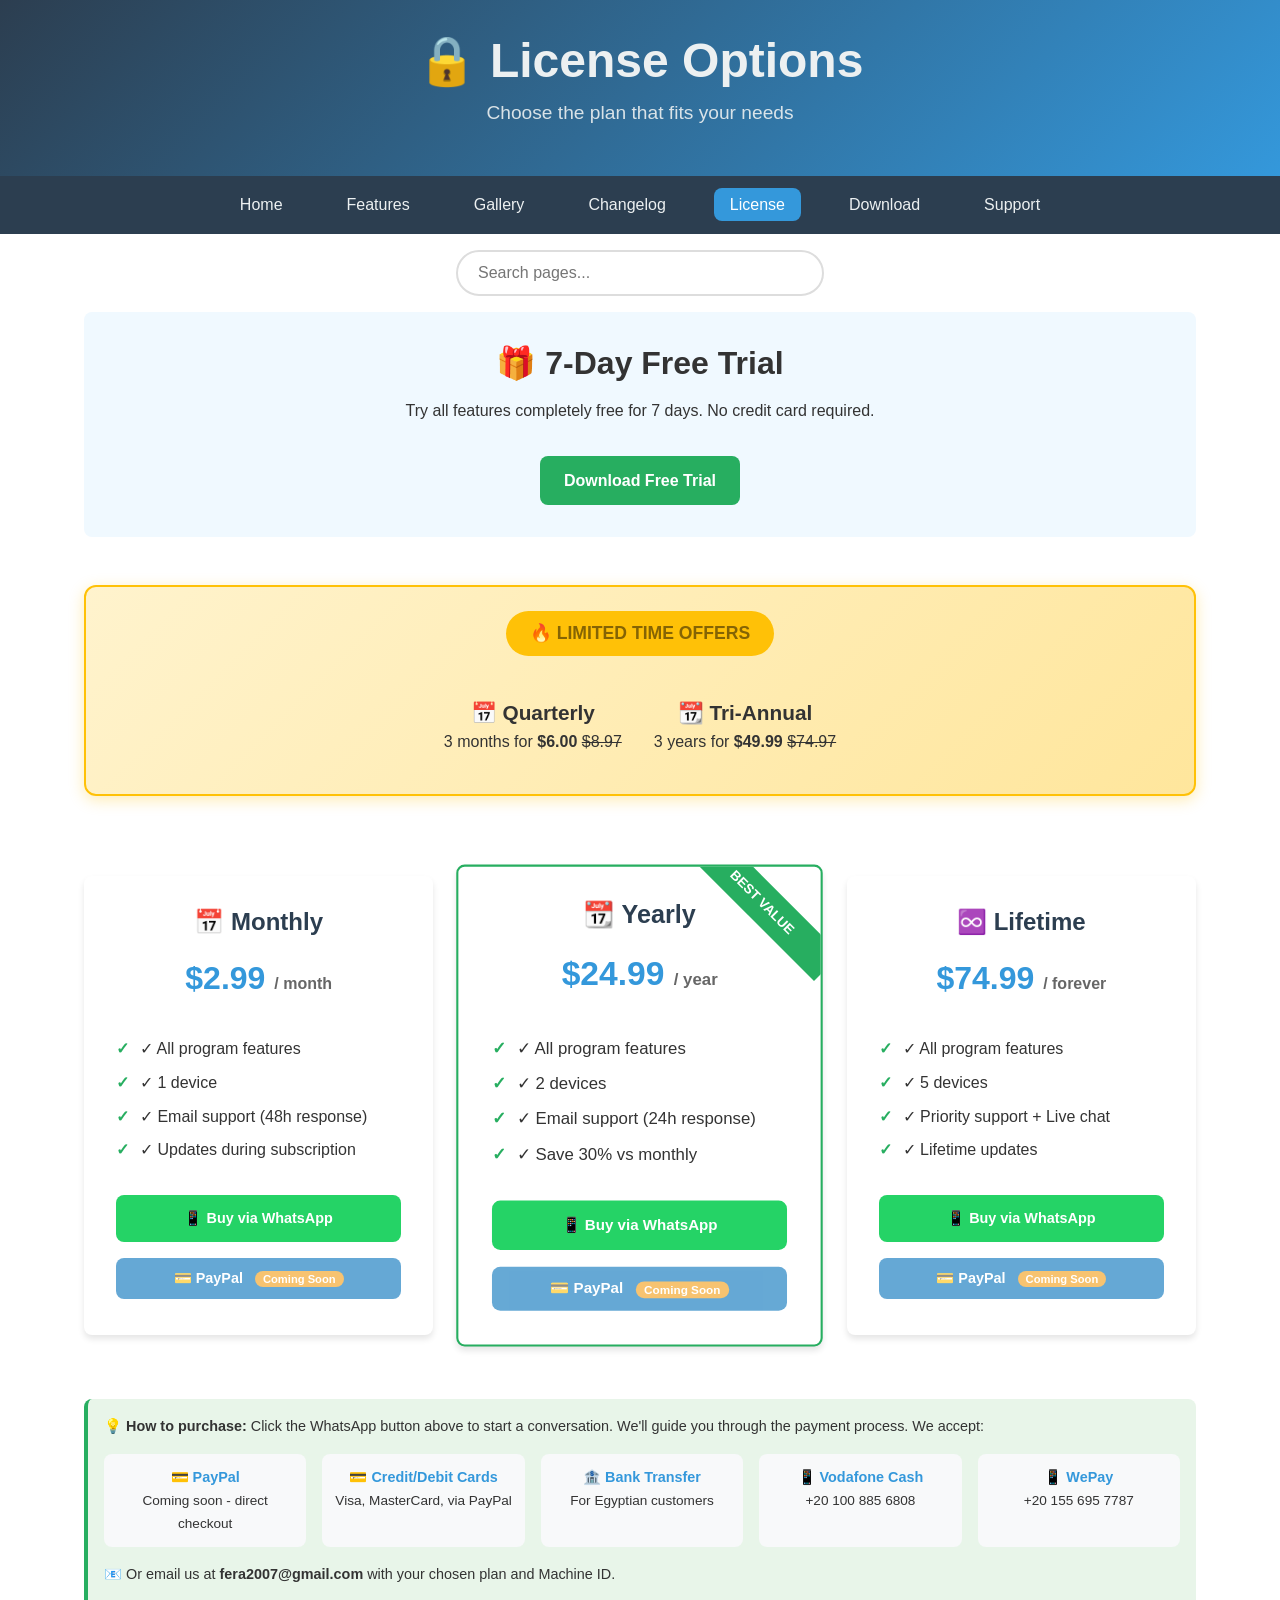
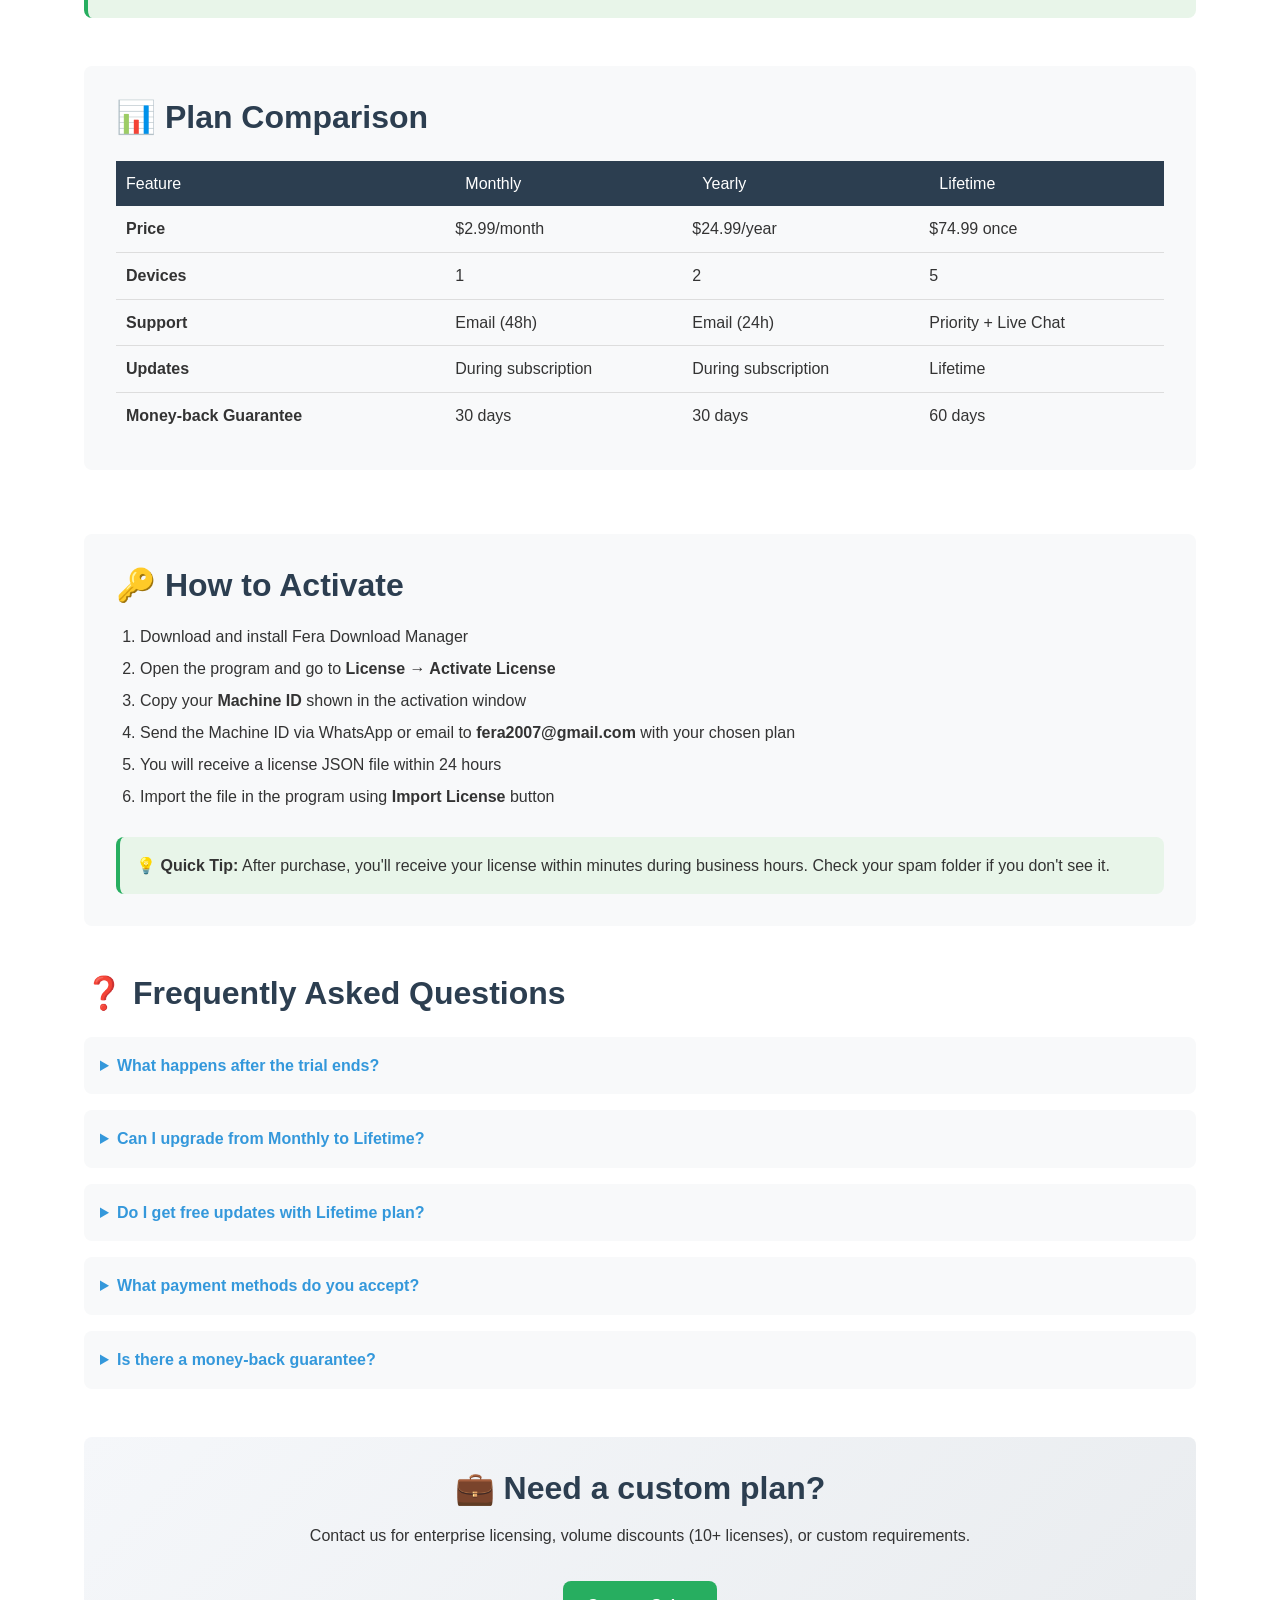
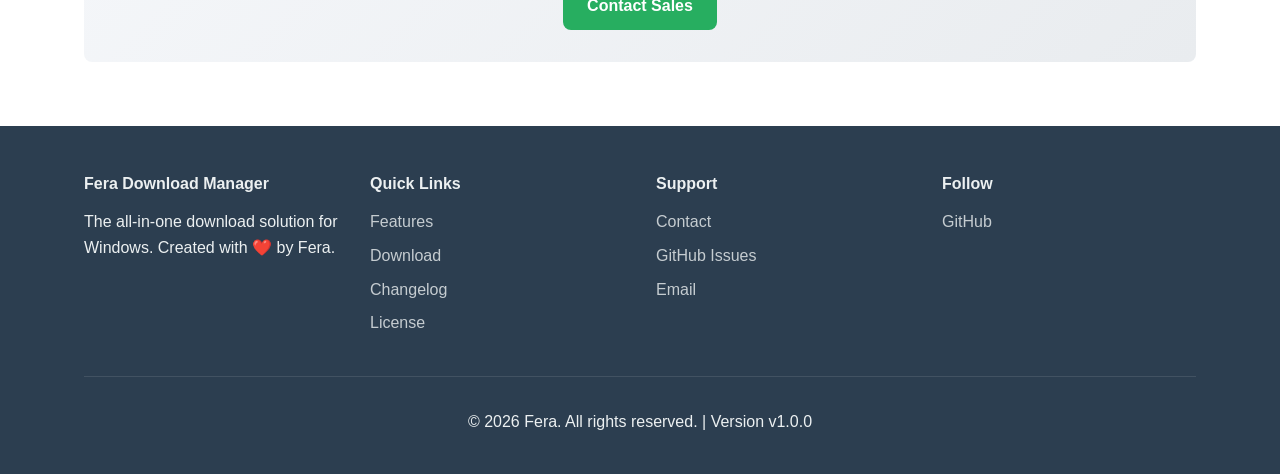
<file: license.html>
<!DOCTYPE html>
<html lang="en">
<head>
    <meta charset="UTF-8">
    <meta name="viewport" content="width=device-width, initial-scale=1.0">
    <title>License - Fera Download Manager | Pricing & Activation</title>
    
    <meta name="description" content="Choose the perfect license plan for Fera Download Manager. Monthly, yearly, and lifetime options with 7-day free trial.">
    <meta name="keywords" content="download manager license, fera pricing, activation key">
    <meta name="author" content="Fera">
    <meta name="robots" content="index, follow">
    
    <meta property="og:title" content="Fera Download Manager License Plans">
    <meta property="og:description" content="Flexible licensing options starting at $2.99/month. Try free for 7 days.">
    <meta property="og:type" content="website">
    <meta property="og:url" content="https://fera-666.github.io/FeraDownloadManager/license.html">
    
    <meta http-equiv="X-Content-Type-Options" content="nosniff">
    <meta http-equiv="X-Frame-Options" content="SAMEORIGIN">
    
    <link rel="icon" type="image/x-icon" href="favicon.ico">
    <link rel="stylesheet" href="css/style.css">
    
    <style>
        .special-offer {
            background: linear-gradient(135deg, #fff3cd, #ffe69c);
            border: 2px solid #ffc107;
            border-radius: 12px;
            padding: 1.5rem;
            margin: 2rem 0;
            text-align: center;
            box-shadow: 0 4px 15px rgba(255, 193, 7, 0.3);
        }
        .offer-badge {
            background: #ffc107;
            color: #856404;
            padding: 0.5rem 1.5rem;
            border-radius: 50px;
            font-weight: bold;
            display: inline-block;
            margin-bottom: 1rem;
            font-size: 1.1rem;
        }
        .payment-buttons {
            display: flex;
            gap: 1rem;
            justify-content: center;
            margin-top: 1rem;
            flex-wrap: wrap;
        }
        .payment-btn-whatsapp {
            background: #25D366;
            color: white;
            padding: 12px 24px;
            border: none;
            border-radius: 8px;
            font-weight: bold;
            cursor: pointer;
            transition: var(--transition);
            font-size: 0.9rem;
            text-decoration: none;
            display: inline-block;
            text-align: center;
        }
        .payment-btn-whatsapp:hover {
            background: #128C7E;
            transform: translateY(-2px);
            color: white;
        }
        .payment-btn-paypal {
            background: #0070ba;
            color: white;
            opacity: 0.6;
            cursor: not-allowed;
            padding: 12px 24px;
            border: none;
            border-radius: 8px;
            font-weight: bold;
            font-size: 0.9rem;
        }
        .payment-note {
            background: #e8f5e9;
            border-left: 4px solid #27ae60;
            padding: 1rem;
            margin: 1rem 0;
            border-radius: 8px;
            font-size: 0.9rem;
        }
        .coming-soon-badge {
            display: inline-block;
            background: #f39c12;
            color: #fff;
            font-size: 0.7rem;
            padding: 2px 8px;
            border-radius: 20px;
            margin-left: 8px;
            vertical-align: middle;
        }
        .license-card .payment-buttons {
            flex-direction: column;
            align-items: stretch;
        }
        .license-card .payment-btn-whatsapp,
        .license-card .payment-btn-paypal {
            width: 100%;
            text-align: center;
        }
        .trial-section {
            text-align: center;
            margin-bottom: 3rem;
            background: #f0f9ff;
            padding: 2rem;
            border-radius: 8px;
        }
        .payment-methods-grid {
            display: grid;
            grid-template-columns: repeat(auto-fit, minmax(180px, 1fr));
            gap: 1rem;
            margin-top: 1rem;
        }
        .payment-method-item {
            background: #f8f9fa;
            padding: 0.75rem;
            border-radius: 8px;
            text-align: center;
        }
        .payment-method-item strong {
            color: var(--secondary-color);
        }
    </style>
</head>
<body>
    <header>
        <div class="container">
            <h1>🔒 License Options</h1>
            <p>Choose the plan that fits your needs</p>
        </div>
    </header>
    
    <nav>
        <div class="container">
            <button class="mobile-menu-btn">☰</button>
            <ul>
                <li><a href="index.html">Home</a></li>
                <li><a href="features.html">Features</a></li>
                <li><a href="gallery.html">Gallery</a></li>
                <li><a href="changelog.html">Changelog</a></li>
                <li><a href="license.html" class="active">License</a></li>
                <li><a href="download.html">Download</a></li>
                <li><a href="support.html">Support</a></li>
            </ul>
        </div>
    </nav>
    
    <main class="container">
        <div class="trial-section">
            <h2>🎁 7-Day Free Trial</h2>
            <p>Try all features completely free for 7 days. No credit card required.</p>
            <a href="download.html" class="btn btn-primary" style="margin-top: 1rem;">Download Free Trial</a>
        </div>

        <div class="special-offer">
            <span class="offer-badge">🔥 LIMITED TIME OFFERS</span>
            <div style="display: flex; justify-content: center; gap: 2rem; flex-wrap: wrap; margin-top: 1.5rem;">
                <div><strong style="font-size: 1.3rem;">📅 Quarterly</strong><p>3 months for <strong>$6.00</strong> <span style="text-decoration: line-through;">$8.97</span></p></div>
                <div><strong style="font-size: 1.3rem;">📆 Tri-Annual</strong><p>3 years for <strong>$49.99</strong> <span style="text-decoration: line-through;">$74.97</span></p></div>
            </div>
        </div>
        
        <div class="license-types">
            <div class="license-card">
                <h3>📅 Monthly</h3>
                <div class="license-price">$2.99 <span>/ month</span></div>
                <ul class="license-features">
                    <li>✓ All program features</li>
                    <li>✓ 1 device</li>
                    <li>✓ Email support (48h response)</li>
                    <li>✓ Updates during subscription</li>
                </ul>
                <div class="payment-buttons">
                    <a href="https://wa.me/201008856808?text=I%20want%20to%20buy%20Fera%20license%20(Monthly%20Plan%20-%20%242.99)" target="_blank" class="payment-btn-whatsapp">📱 Buy via WhatsApp</a>
                    <button class="payment-btn-paypal" disabled onclick="showPaypalSoon()">💳 PayPal <span class="coming-soon-badge">Coming Soon</span></button>
                </div>
            </div>
            
            <div class="license-card popular">
                <div class="popular-badge">BEST VALUE</div>
                <h3>📆 Yearly</h3>
                <div class="license-price">$24.99 <span>/ year</span></div>
                <ul class="license-features">
                    <li>✓ All program features</li>
                    <li>✓ 2 devices</li>
                    <li>✓ Email support (24h response)</li>
                    <li>✓ Save 30% vs monthly</li>
                </ul>
                <div class="payment-buttons">
                    <a href="https://wa.me/201008856808?text=I%20want%20to%20buy%20Fera%20license%20(Yearly%20Plan%20-%20%2424.99)" target="_blank" class="payment-btn-whatsapp">📱 Buy via WhatsApp</a>
                    <button class="payment-btn-paypal" disabled onclick="showPaypalSoon()">💳 PayPal <span class="coming-soon-badge">Coming Soon</span></button>
                </div>
            </div>
            
            <div class="license-card">
                <h3>♾️ Lifetime</h3>
                <div class="license-price">$74.99 <span>/ forever</span></div>
                <ul class="license-features">
                    <li>✓ All program features</li>
                    <li>✓ 5 devices</li>
                    <li>✓ Priority support + Live chat</li>
                    <li>✓ Lifetime updates</li>
                </ul>
                <div class="payment-buttons">
                    <a href="https://wa.me/201008856808?text=I%20want%20to%20buy%20Fera%20license%20(Lifetime%20Plan%20-%20%2474.99)" target="_blank" class="payment-btn-whatsapp">📱 Buy via WhatsApp</a>
                    <button class="payment-btn-paypal" disabled onclick="showPaypalSoon()">💳 PayPal <span class="coming-soon-badge">Coming Soon</span></button>
                </div>
            </div>
        </div>

        <div class="payment-note">
            <p>💡 <strong>How to purchase:</strong> Click the WhatsApp button above to start a conversation. We'll guide you through the payment process. We accept:</p>
            <div class="payment-methods-grid">
                <div class="payment-method-item"><strong>💳 PayPal</strong><br><span style="font-size: 0.85rem;">Coming soon - direct checkout</span></div>
                <div class="payment-method-item"><strong>💳 Credit/Debit Cards</strong><br><span style="font-size: 0.85rem;">Visa, MasterCard, via PayPal</span></div>
                <div class="payment-method-item"><strong>🏦 Bank Transfer</strong><br><span style="font-size: 0.85rem;">For Egyptian customers</span></div>
                <div class="payment-method-item"><strong>📱 Vodafone Cash</strong><br><span style="font-size: 0.85rem;">+20 100 885 6808</span></div>
                <div class="payment-method-item"><strong>📱 WePay</strong><br><span style="font-size: 0.85rem;">+20 155 695 7787</span></div>
            </div>
            <p style="margin-top: 1rem;">📧 Or email us at <strong>fera2007@gmail.com</strong> with your chosen plan and Machine ID.</p>
        </div>
        
        <section style="margin-top: 3rem; background: var(--light-bg); padding: 2rem; border-radius: 8px; overflow-x: auto;">
            <h2 style="color: var(--primary-color); margin-bottom: 1.5rem;">📊 Plan Comparison</h2>
            <table style="width: 100%; border-collapse: collapse; min-width: 500px;">
                <thead><tr style="background: var(--primary-color); color: white;"><td style="padding: 10px;">Feature</td><td style="padding: 10px;">Monthly</td><td style="padding: 10px;">Yearly</td><td style="padding: 10px;">Lifetime</td></tr></thead>
                <tbody>
                    <tr style="border-bottom: 1px solid #ddd;"><td style="padding: 10px;"><strong>Price</strong></td><td>$2.99/month</td><td>$24.99/year</td><td>$74.99 once</td></tr>
                    <tr style="border-bottom: 1px solid #ddd;"><td style="padding: 10px;"><strong>Devices</strong></td><td>1</td><td>2</td><td>5</td></tr>
                    <tr style="border-bottom: 1px solid #ddd;"><td style="padding: 10px;"><strong>Support</strong></td><td>Email (48h)</td><td>Email (24h)</td><td>Priority + Live Chat</td></tr>
                    <tr style="border-bottom: 1px solid #ddd;"><td style="padding: 10px;"><strong>Updates</strong></td><td>During subscription</td><td>During subscription</td><td>Lifetime</td></tr>
                    <tr><td style="padding: 10px;"><strong>Money-back Guarantee</strong></td><td>30 days</td><td>30 days</td><td>60 days</td></tr>
                </tbody>
            </table>
        </section>
        
        <section style="margin-top: 4rem; background: var(--light-bg); padding: 2rem; border-radius: 8px;">
            <h2 style="color: var(--primary-color); margin-bottom: 1rem;">🔑 How to Activate</h2>
            <ol style="margin-left: 1.5rem; line-height: 2;">
                <li>Download and install Fera Download Manager</li>
                <li>Open the program and go to <strong>License → Activate License</strong></li>
                <li>Copy your <strong>Machine ID</strong> shown in the activation window</li>
                <li>Send the Machine ID via WhatsApp or email to <strong>fera2007@gmail.com</strong> with your chosen plan</li>
                <li>You will receive a license JSON file within 24 hours</li>
                <li>Import the file in the program using <strong>Import License</strong> button</li>
            </ol>
            <div style="margin-top: 1.5rem; padding: 1rem; background: #e8f5e9; border-radius: 8px; border-left: 4px solid #27ae60;">
                <strong>💡 Quick Tip:</strong> After purchase, you'll receive your license within minutes during business hours. Check your spam folder if you don't see it.
            </div>
        </section>
        
        <section style="margin-top: 3rem;">
            <h2 style="color: var(--primary-color); margin-bottom: 1.5rem;">❓ Frequently Asked Questions</h2>
            <details style="margin-bottom: 1rem; padding: 1rem; background: var(--light-bg); border-radius: 8px;"><summary style="font-weight: bold; cursor: pointer; color: var(--secondary-color);">What happens after the trial ends?</summary><p>After 7 days, the program will continue with limited features until you activate a license. Your downloads and settings are preserved.</p></details>
            <details style="margin-bottom: 1rem; padding: 1rem; background: var(--light-bg); border-radius: 8px;"><summary style="font-weight: bold; cursor: pointer; color: var(--secondary-color);">Can I upgrade from Monthly to Lifetime?</summary><p>Yes! You can upgrade at any time by paying the difference. Contact support for assistance.</p></details>
            <details style="margin-bottom: 1rem; padding: 1rem; background: var(--light-bg); border-radius: 8px;"><summary style="font-weight: bold; cursor: pointer; color: var(--secondary-color);">Do I get free updates with Lifetime plan?</summary><p>Absolutely! Lifetime plan includes all future updates forever, completely free.</p></details>
            <details style="margin-bottom: 1rem; padding: 1rem; background: var(--light-bg); border-radius: 8px;"><summary style="font-weight: bold; cursor: pointer; color: var(--secondary-color);">What payment methods do you accept?</summary><p>We accept PayPal (coming soon), credit/debit cards, bank transfer, Vodafone Cash, and WePay for Egyptian customers. Contact us via WhatsApp or email to complete your purchase.</p></details>
            <details style="margin-bottom: 1rem; padding: 1rem; background: var(--light-bg); border-radius: 8px;"><summary style="font-weight: bold; cursor: pointer; color: var(--secondary-color);">Is there a money-back guarantee?</summary><p>Yes! We offer a 30-day money-back guarantee on all plans (60 days for Lifetime). No questions asked.</p></details>
        </section>
        
        <section style="margin-top: 3rem; text-align: center; padding: 2rem; background: linear-gradient(135deg, #f5f7fa, #e9ecef); border-radius: 8px;">
            <h2 style="color: var(--primary-color);">💼 Need a custom plan?</h2>
            <p>Contact us for enterprise licensing, volume discounts (10+ licenses), or custom requirements.</p>
            <a href="support.html" class="btn btn-primary" style="margin-top: 1rem;">Contact Sales</a>
        </section>
    </main>
    
    <footer>
        <div class="container">
            <div class="footer-content">
                <div class="footer-section"><h4>Fera Download Manager</h4><p>The all-in-one download solution for Windows. Created with ❤️ by Fera.</p></div>
                <div class="footer-section"><h4>Quick Links</h4><ul><li><a href="features.html">Features</a></li><li><a href="download.html">Download</a></li><li><a href="changelog.html">Changelog</a></li><li><a href="license.html">License</a></li></ul></div>
                <div class="footer-section"><h4>Support</h4><ul><li><a href="support.html">Contact</a></li><li><a href="https://github.com/Fera-666/FeraUpdates/issues" target="_blank">GitHub Issues</a></li><li><a href="mailto:fera2007@gmail.com">Email</a></li></ul></div>
                <div class="footer-section"><h4>Follow</h4><ul><li><a href="https://github.com/Fera-666" target="_blank">GitHub</a></li></ul></div>
            </div>
            <div class="footer-bottom"><p>© 2026 Fera. All rights reserved. | Version <span class="latest-version">1.0.0</span></p></div>
        </div>
    </footer>
    
    <script src="js/config.js"></script>
    <script src="js/main.js"></script>
    <script>
        function showPaypalSoon() {
            alert('💳 PayPal payment is coming soon!\n\nFor now, please use WhatsApp to complete your purchase, or email us at fera2007@gmail.com');
            if (typeof trackEvent !== 'undefined') trackEvent('Payment', 'PayPal soon clicked');
        }
        document.querySelectorAll('.payment-btn-whatsapp').forEach(btn => {
            btn.addEventListener('click', () => {
                if (typeof trackEvent !== 'undefined') {
                    const plan = btn.href.includes('Monthly') ? 'monthly' : (btn.href.includes('Yearly') ? 'yearly' : 'lifetime');
                    trackEvent('Payment', 'WhatsApp clicked', plan);
                }
            });
        });
    </script>
</body>
</html>
</file>
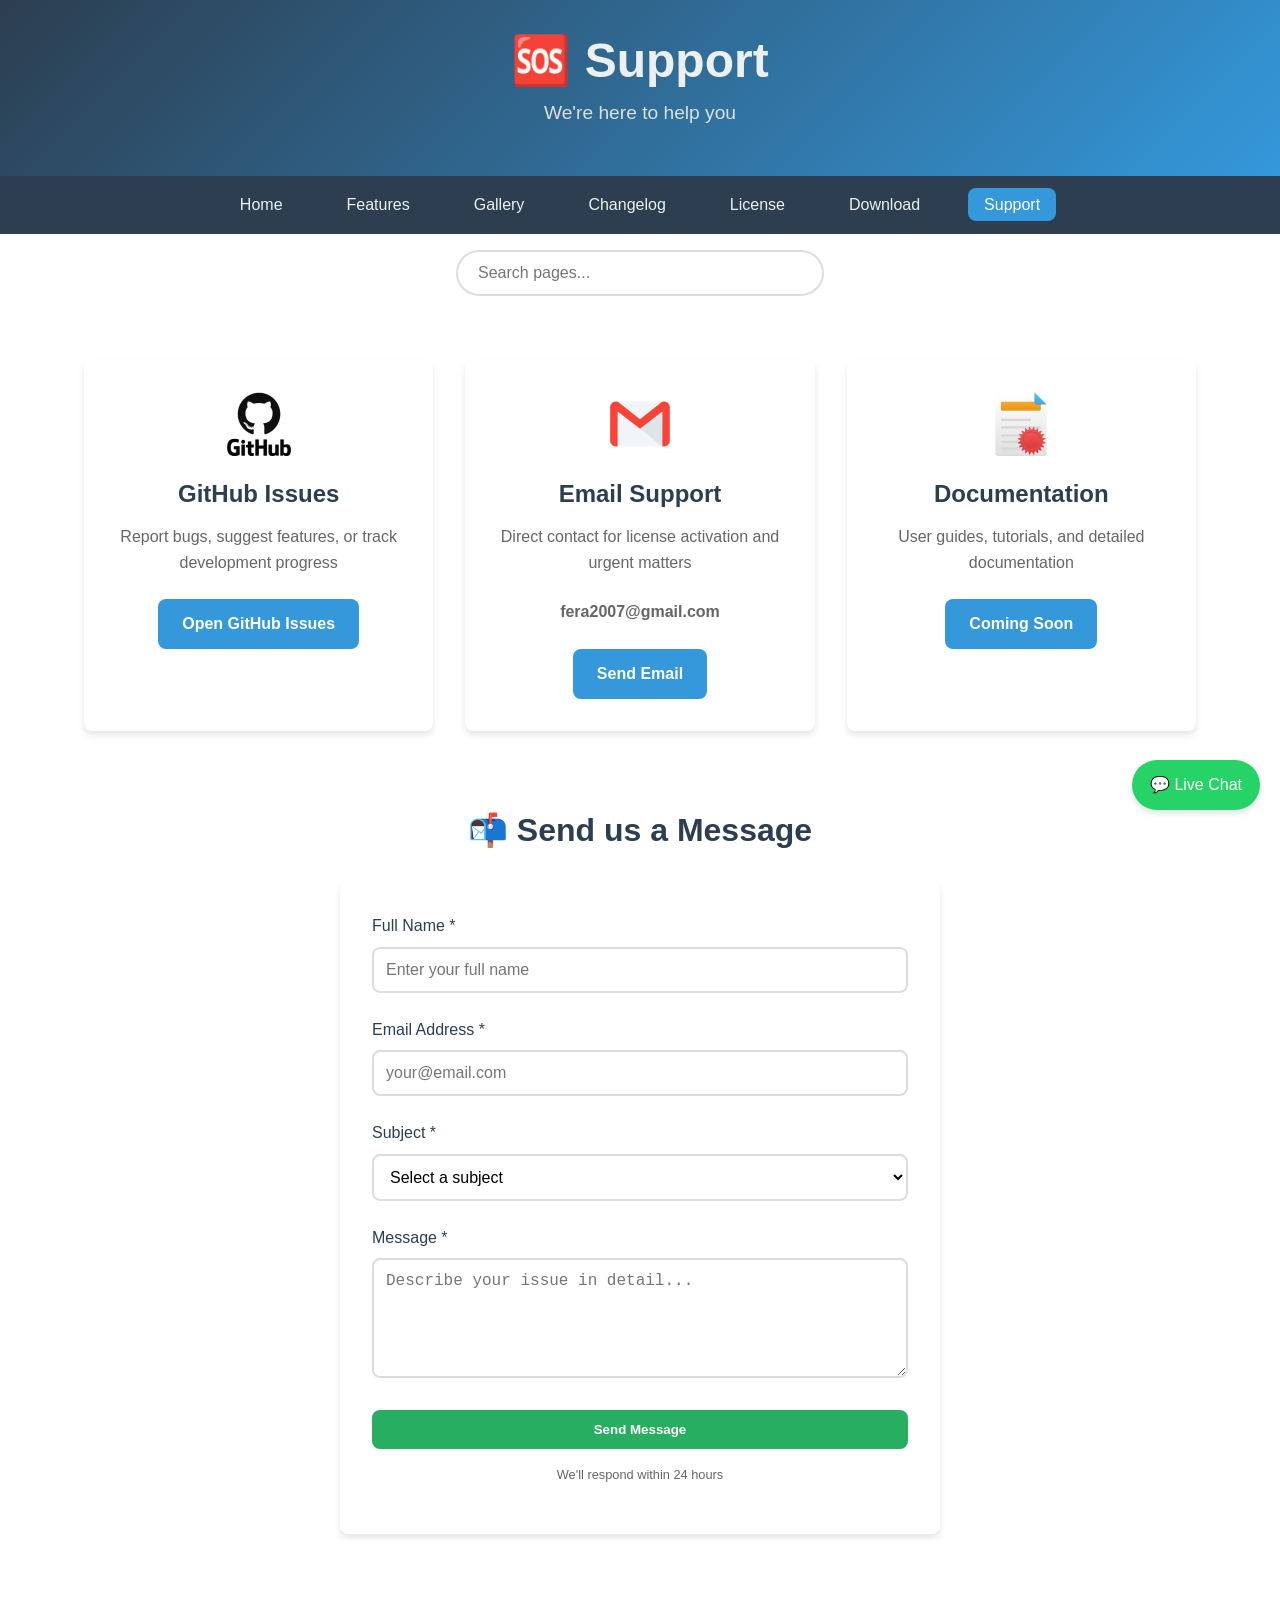
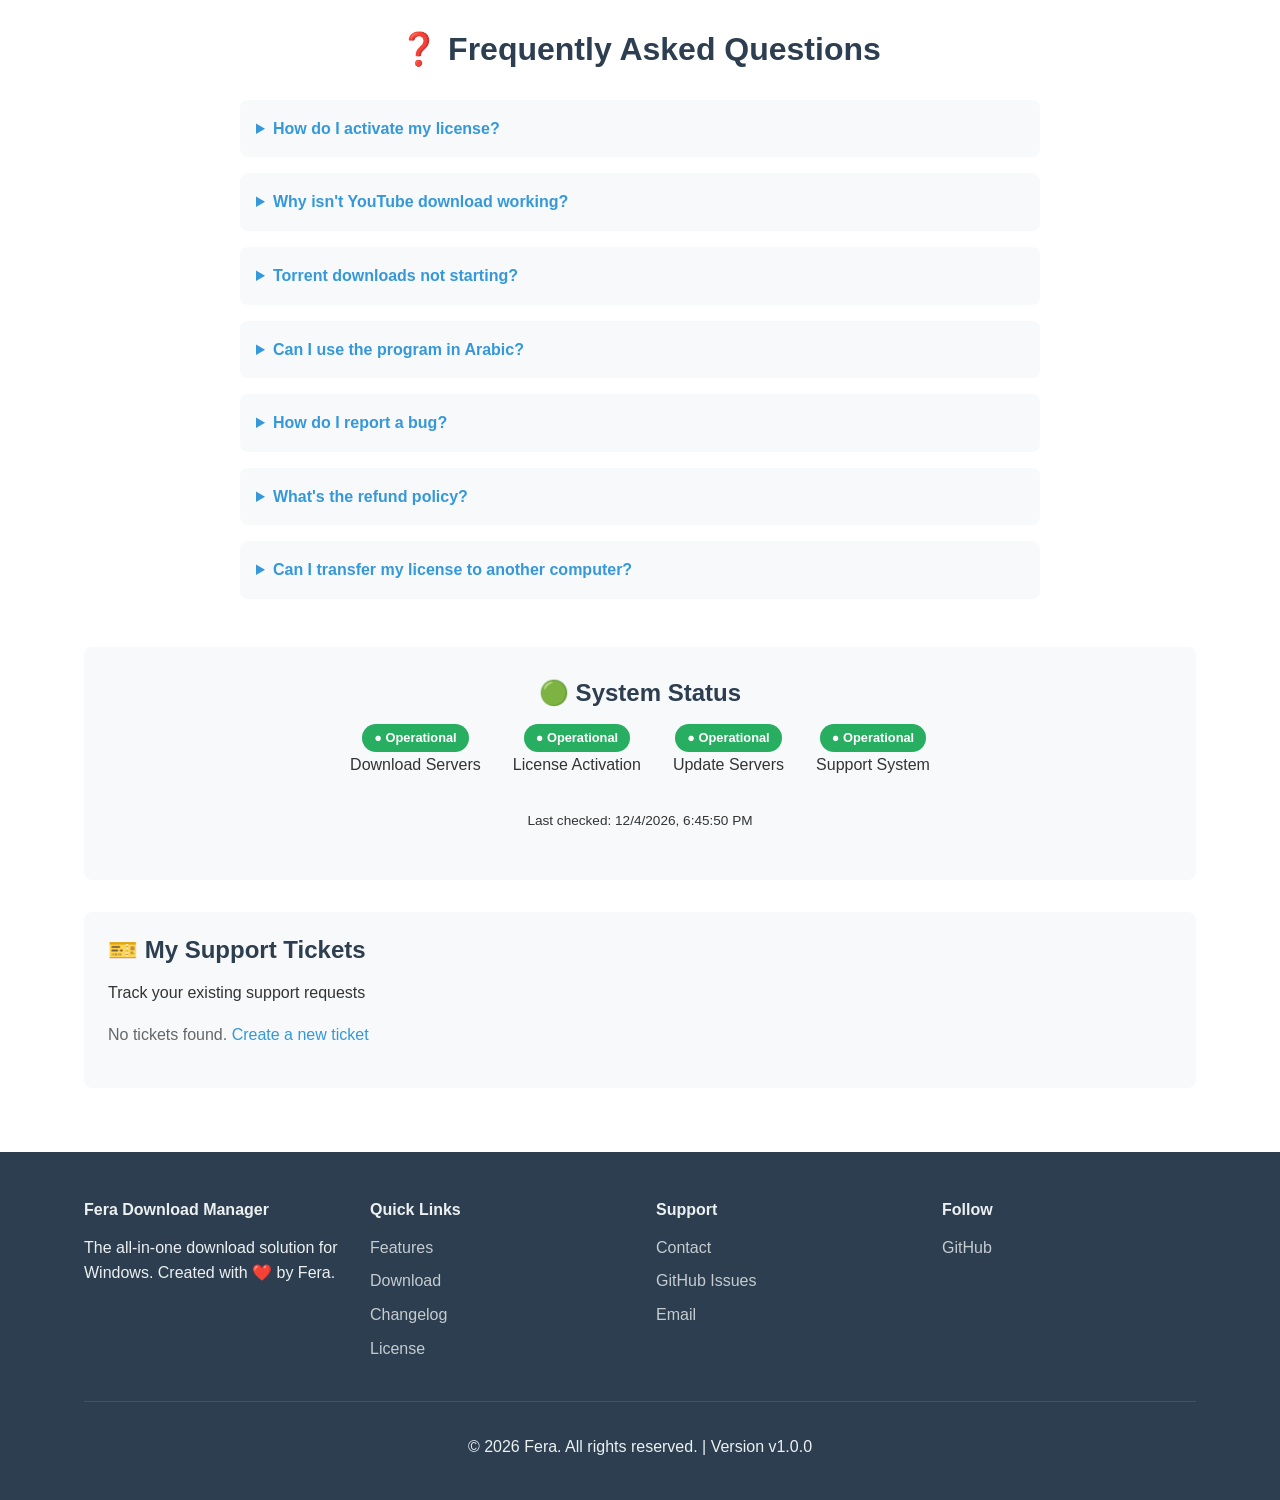
<file: support.html>
<!DOCTYPE html>
<html lang="en">
<head>
    <meta charset="UTF-8">
    <meta name="viewport" content="width=device-width, initial-scale=1.0">
    <title>Support - Fera Download Manager | Help Center & Contact</title>
    
    <meta name="description" content="Get help with Fera Download Manager. Contact support, report issues, and browse FAQs.">
    <meta name="keywords" content="download manager support, help desk, contact support, fera help">
    <meta name="author" content="Fera">
    <meta name="robots" content="index, follow">
    
    <meta property="og:title" content="Fera Download Manager Support">
    <meta property="og:description" content="We're here to help! Contact our support team or browse our knowledge base.">
    <meta property="og:type" content="website">
    <meta property="og:url" content="https://fera-666.github.io/FeraDownloadManager/support.html">
    
    <meta http-equiv="X-Content-Type-Options" content="nosniff">
    <meta http-equiv="X-Frame-Options" content="SAMEORIGIN">
    
    <link rel="icon" type="image/x-icon" href="favicon.ico">
    <link rel="stylesheet" href="css/style.css">
    
    <!-- reCAPTCHA Script -->
    <script src="https://www.google.com/recaptcha/api.js" async defer></script>
    
    <style>
        .support-options {
            display: grid;
            grid-template-columns: repeat(auto-fit, minmax(300px, 1fr));
            gap: 2rem;
            padding: 3rem 0;
        }
        .support-card {
            background: white;
            border-radius: var(--border-radius);
            padding: 2rem;
            text-align: center;
            box-shadow: var(--box-shadow);
            transition: var(--transition);
        }
        .support-card:hover { transform: translateY(-5px); }
        .support-card img { width: 64px; height: 64px; margin-bottom: 1rem; }
        .support-card h3 { color: var(--primary-color); margin-bottom: 1rem; }
        .support-card p { color: #666; margin-bottom: 1.5rem; }
        .contact-form-section { padding: 2rem 0; }
        .contact-form {
            max-width: 600px;
            margin: 0 auto;
            background: white;
            padding: 2rem;
            border-radius: var(--border-radius);
            box-shadow: var(--box-shadow);
        }
        .form-group { margin-bottom: 1.5rem; }
        .form-group label {
            display: block;
            margin-bottom: 0.5rem;
            font-weight: 500;
            color: var(--primary-color);
        }
        .form-group input,
        .form-group textarea,
        .form-group select {
            width: 100%;
            padding: 12px;
            border: 2px solid #ddd;
            border-radius: var(--border-radius);
            font-size: 1rem;
            transition: var(--transition);
            background: white;
        }
        .form-group input:focus,
        .form-group textarea:focus,
        .form-group select:focus {
            outline: none;
            border-color: var(--secondary-color);
        }
        .form-group textarea { min-height: 120px; resize: vertical; }
        .status-badge {
            display: inline-block;
            padding: 4px 12px;
            border-radius: 20px;
            font-size: 0.8rem;
            font-weight: bold;
            background: #27ae60;
            color: white;
        }
        .live-chat {
            position: fixed;
            bottom: 90px;
            right: 20px;
            background: #25D366;
            color: white;
            padding: 12px 18px;
            border-radius: 50px;
            display: flex;
            align-items: center;
            gap: 10px;
            cursor: pointer;
            z-index: 998;
            box-shadow: var(--box-shadow);
            transition: var(--transition);
        }
        .live-chat:hover { transform: scale(1.05); }
        @media (max-width: 768px) { .live-chat { bottom: 140px; padding: 10px 15px; font-size: 0.85rem; } }
        details {
            margin-bottom: 1rem;
            padding: 1rem;
            background: var(--light-bg);
            border-radius: 8px;
        }
        details summary {
            font-weight: bold;
            cursor: pointer;
            color: var(--secondary-color);
        }
        details p { margin-top: 0.5rem; }
        .system-status {
            margin-top: 3rem;
            padding: 2rem;
            background: var(--light-bg);
            border-radius: 8px;
            text-align: center;
        }
        .status-grid {
            display: flex;
            justify-content: center;
            gap: 2rem;
            flex-wrap: wrap;
            margin-top: 1rem;
        }
        .ticket-system {
            margin-top: 2rem;
            padding: 1.5rem;
            background: var(--light-bg);
            border-radius: 8px;
        }
    </style>
</head>
<body>
    <header>
        <div class="container">
            <h1>🆘 Support</h1>
            <p>We're here to help you</p>
        </div>
    </header>
    
    <nav>
        <div class="container">
            <button class="mobile-menu-btn">☰</button>
            <ul>
                <li><a href="index.html">Home</a></li>
                <li><a href="features.html">Features</a></li>
                <li><a href="gallery.html">Gallery</a></li>
                <li><a href="changelog.html">Changelog</a></li>
                <li><a href="license.html">License</a></li>
                <li><a href="download.html">Download</a></li>
                <li><a href="support.html" class="active">Support</a></li>
            </ul>
        </div>
    </nav>
    
    <main class="container">
        <div class="support-options">
            <div class="support-card">
                <img src="images/icons/github-icon.png" alt="GitHub" data-src="images/icons/github-icon.png">
                <h3>GitHub Issues</h3>
                <p>Report bugs, suggest features, or track development progress</p>
                <a href="https://github.com/Fera-666/FeraUpdates/issues" target="_blank" class="btn btn-secondary">Open GitHub Issues</a>
            </div>
            <div class="support-card">
                <img src="images/icons/email-icon.png" alt="Email" data-src="images/icons/email-icon.png">
                <h3>Email Support</h3>
                <p>Direct contact for license activation and urgent matters</p>
                <p><strong>fera2007@gmail.com</strong></p>
                <a href="mailto:fera2007@gmail.com" class="btn btn-secondary">Send Email</a>
            </div>
            <div class="support-card">
                <img src="images/icons/docs-icon.png" alt="Documentation" data-src="images/icons/docs-icon.png">
                <h3>Documentation</h3>
                <p>User guides, tutorials, and detailed documentation</p>
                <a href="#" class="btn btn-secondary" id="docs-link">Coming Soon</a>
            </div>
        </div>
        
        <div class="contact-form-section" id="contact-form-section">
            <h2 style="color: var(--primary-color); text-align: center; margin-bottom: 2rem;">📬 Send us a Message</h2>
            <form id="contact-form" class="contact-form" method="POST">
                <input type="hidden" name="_subject" value="New message from Fera Website">
                <input type="hidden" name="_replyto" value="email">
                <div class="form-group">
                    <label for="contact-name">Full Name *</label>
                    <input type="text" id="contact-name" name="name" required placeholder="Enter your full name">
                </div>
                <div class="form-group">
                    <label for="contact-email">Email Address *</label>
                    <input type="email" id="contact-email" name="email" required placeholder="your@email.com">
                </div>
                <div class="form-group">
                    <label for="contact-subject">Subject *</label>
                    <select id="contact-subject" name="subject" required>
                        <option value="">Select a subject</option>
                        <option value="license">License Activation Issue</option>
                        <option value="bug">Bug Report</option>
                        <option value="feature">Feature Request</option>
                        <option value="billing">Billing Question</option>
                        <option value="other">Other</option>
                    </select>
                </div>
                <div class="form-group">
                    <label for="contact-message">Message *</label>
                    <textarea id="contact-message" name="message" required placeholder="Describe your issue in detail..."></textarea>
                </div>
                <!-- reCAPTCHA Widget -->
                <div class="form-group">
                    <div class="g-recaptcha" data-sitekey="6LcD4ZIsAAAAAHx-ydIWnl1BYWixk2iC3xLvHJ2_"></div>
                </div>
                <button type="submit" class="btn btn-primary" style="width: 100%;">Send Message</button>
                <p style="font-size: 0.8rem; text-align: center; margin-top: 1rem; color: #666;">We'll respond within 24 hours</p>
            </form>
        </div>
        
        <section style="margin-top: 4rem;">
            <h2 style="color: var(--primary-color); text-align: center; margin-bottom: 2rem;">❓ Frequently Asked Questions</h2>
            <div style="max-width: 800px; margin: 0 auto;">
                <details><summary>How do I activate my license?</summary><p>Go to License menu → Activate License, copy your Machine ID, and email it to fera2007@gmail.com with your license type. You'll receive a JSON file to import within 24 hours.</p></details>
                <details><summary>Why isn't YouTube download working?</summary><p>Make sure yt-dlp.exe is in the program folder. You can download it manually from <a href="https://github.com/yt-dlp/yt-dlp/releases" target="_blank">yt-dlp releases</a>. Also check your internet connection and firewall settings.</p></details>
                <details><summary>Torrent downloads not starting?</summary><p>Ensure aria2c.exe is present (64-bit or 32-bit version matching your system). Check your firewall settings and try adding trackers manually.</p></details>
                <details><summary>Can I use the program in Arabic?</summary><p>Yes! Fera fully supports both Arabic (RTL) and English. Switch languages instantly from the Language menu.</p></details>
                <details><summary>How do I report a bug?</summary><p>Open an issue on <a href="https://github.com/Fera-666/FeraUpdates/issues" target="_blank">GitHub Issues</a> with detailed steps, screenshots, and your system information.</p></details>
                <details><summary>What's the refund policy?</summary><p>We offer a 30-day money-back guarantee on all plans (60 days for Lifetime). Contact support for assistance.</p></details>
                <details><summary>Can I transfer my license to another computer?</summary><p>Yes! You can deactivate your license from the old computer and activate on the new one. Contact support if you need assistance.</p></details>
            </div>
        </section>
        
        <div class="system-status">
            <h3 style="color: var(--primary-color);">🟢 System Status</h3>
            <div class="status-grid">
                <div><span class="status-badge">● Operational</span><p>Download Servers</p></div>
                <div><span class="status-badge">● Operational</span><p>License Activation</p></div>
                <div><span class="status-badge">● Operational</span><p>Update Servers</p></div>
                <div><span class="status-badge">● Operational</span><p>Support System</p></div>
            </div>
            <p style="margin-top: 1rem; font-size: 0.85rem;">Last checked: <span id="status-time">Just now</span></p>
        </div>
        
        <div class="ticket-system" id="ticket-system">
            <h3 style="color: var(--primary-color);">🎫 My Support Tickets</h3>
            <p>Track your existing support requests</p>
            <div id="ticket-list" style="margin-top: 1rem;">
                <p style="color: #666;">No tickets found. <a href="#contact-form-section">Create a new ticket</a></p>
            </div>
        </div>
    </main>
    
    <div class="live-chat" id="live-chat-btn">💬 Live Chat</div>
    
    <footer>
        <div class="container">
            <div class="footer-content">
                <div class="footer-section"><h4>Fera Download Manager</h4><p>The all-in-one download solution for Windows. Created with ❤️ by Fera.</p></div>
                <div class="footer-section"><h4>Quick Links</h4><ul><li><a href="features.html">Features</a></li><li><a href="download.html">Download</a></li><li><a href="changelog.html">Changelog</a></li><li><a href="license.html">License</a></li></ul></div>
                <div class="footer-section"><h4>Support</h4><ul><li><a href="support.html">Contact</a></li><li><a href="https://github.com/Fera-666/FeraUpdates/issues" target="_blank">GitHub Issues</a></li><li><a href="mailto:fera2007@gmail.com">Email</a></li></ul></div>
                <div class="footer-section"><h4>Follow</h4><ul><li><a href="https://github.com/Fera-666" target="_blank">GitHub</a></li></ul></div>
            </div>
            <div class="footer-bottom"><p>© 2026 Fera. All rights reserved. | Version <span class="latest-version">1.0.0</span></p></div>
        </div>
    </footer>
    
    <script src="js/config.js"></script>
    <script src="js/main.js"></script>
    <script>
        document.getElementById('status-time').textContent = new Date().toLocaleString();
        document.getElementById('live-chat-btn').addEventListener('click', () => {
			// فتح واتساب للتواصل المباشر
			window.open('https://wa.me/201008856808?text=Hello%20I%20need%20help%20with%20Fera%20Download%20Manager', '_blank');
			if (typeof trackEvent !== 'undefined') trackEvent('Support', 'Live chat clicked');
		});
        document.getElementById('docs-link').addEventListener('click', (e) => { e.preventDefault(); alert('📚 Documentation is coming soon!\n\nPlease check our FAQ section or contact support.'); });
        
        const savedTickets = localStorage.getItem('support_tickets');
        if (savedTickets) {
            const tickets = JSON.parse(savedTickets);
            if (tickets.length > 0) {
                document.getElementById('ticket-list').innerHTML = tickets.map(ticket => `
                    <div style="padding: 1rem; border-bottom: 1px solid #eee;">
                        <strong>#${ticket.id}</strong> - ${ticket.subject}
                        <span style="background: #f39c12; color: white; float: right; font-size: 0.7rem; padding: 2px 8px; border-radius: 20px;">${ticket.status}</span>
                        <p style="font-size: 0.85rem; margin-top: 0.5rem;">${ticket.message.substring(0, 100)}...</p>
                        <small>Created: ${new Date(ticket.created).toLocaleDateString()}</small>
                    </div>
                `).join('');
            }
        }
        
        const contactForm = document.getElementById('contact-form');
        if (contactForm) {
            contactForm.addEventListener('submit', async (e) => {
                e.preventDefault();
                const name = document.getElementById('contact-name').value;
                const email = document.getElementById('contact-email').value;
                const subject = document.getElementById('contact-subject').value;
                const message = document.getElementById('contact-message').value;
                if (!name || !email || !subject || !message) { alert('Please fill in all fields'); return; }
                const submitBtn = contactForm.querySelector('button[type="submit"]');
                const originalText = submitBtn.textContent;
                submitBtn.textContent = 'Sending...';
                submitBtn.disabled = true;
                try {
                    const response = await fetch(CONFIG.URLS.CONTACT_API, {
                        method: 'POST', headers: { 'Content-Type': 'application/json' },
                        body: JSON.stringify({ name, email, subject, message })
                    });
                    if (response.ok) {
                        const tickets = JSON.parse(localStorage.getItem('support_tickets') || '[]');
                        const newTicket = { id: Date.now(), subject, message, status: 'pending', created: new Date().toISOString() };
                        tickets.unshift(newTicket);
                        localStorage.setItem('support_tickets', JSON.stringify(tickets));
                        alert('✅ Message sent successfully! We will respond within 24 hours.\nYour ticket ID: #' + newTicket.id);
                        contactForm.reset();
                        if (typeof trackEvent !== 'undefined') trackEvent('Support', 'Ticket created', subject);
                        location.reload();
                    } else throw new Error('Formspree error');
                } catch (error) {
                    alert('❌ Error sending message. Please try again or email us directly at fera2007@gmail.com');
                } finally {
                    submitBtn.textContent = originalText;
                    submitBtn.disabled = false;
                }
            });
        }
    </script>
</body>
</html>
</file>
<file: css/style.css>
/* ======================================= */
/* Fera Download Manager - Main Stylesheet */
/* ======================================= */

/* ===== Variables ===== */
:root {
    --primary-color: #2c3e50;
    --secondary-color: #3498db;
    --accent-color: #27ae60;
    --danger-color: #e74c3c;
    --warning-color: #f39c12;
    --light-bg: #f8f9fa;
    --dark-bg: #2c3e50;
    --text-dark: #333;
    --text-light: #ecf0f1;
    --border-radius: 8px;
    --box-shadow: 0 4px 6px rgba(0, 0, 0, 0.1);
    --transition: all 0.3s ease;
}

/* ===== Reset & Base ===== */
* {
    margin: 0;
    padding: 0;
    box-sizing: border-box;
}

body {
    font-family: 'Segoe UI', Tahoma, Geneva, Verdana, sans-serif;
    line-height: 1.6;
    color: var(--text-dark);
    background-color: #fff;
}

.container {
    width: 90%;
    max-width: 1200px;
    margin: 0 auto;
    padding: 0 20px;
}

/* ===== Typography ===== */
h1, h2, h3, h4, h5, h6 {
    margin-bottom: 1rem;
    font-weight: 600;
    line-height: 1.2;
}
h1 { font-size: 2.5rem; }
h2 { font-size: 2rem; }
h3 { font-size: 1.5rem; }
p { margin-bottom: 1rem; }
a {
    color: var(--secondary-color);
    text-decoration: none;
    transition: var(--transition);
}
a:hover { color: var(--primary-color); }

/* ===== Buttons ===== */
.btn, .download-btn {
    display: inline-block;
    padding: 12px 24px;
    border-radius: var(--border-radius);
    font-weight: 600;
    text-align: center;
    cursor: pointer;
    transition: var(--transition);
    border: none;
}
.btn-primary {
    background-color: var(--accent-color);
    color: white;
}
.btn-primary:hover {
    background-color: #219a52;
    transform: translateY(-2px);
    box-shadow: var(--box-shadow);
    color: white;
}
.btn-secondary {
    background-color: var(--secondary-color);
    color: white;
}
.btn-secondary:hover {
    background-color: #2980b9;
    transform: translateY(-2px);
    color: white;
}
.btn-large { padding: 16px 32px; font-size: 1.2rem; }
.download-btn {
    background: var(--accent-color);
    color: white;
    font-size: 1.2rem;
    padding: 15px 30px;
    box-shadow: var(--box-shadow);
}
.download-btn:hover {
    background: #219a52;
    transform: translateY(-2px);
    color: white;
}

/* ===== Header & Navigation ===== */
header {
    background: linear-gradient(135deg, var(--primary-color), var(--secondary-color));
    color: var(--text-light);
    padding: 2rem 0;
    text-align: center;
}
header h1 { font-size: 3rem; margin-bottom: 0.5rem; }
header p { font-size: 1.2rem; opacity: 0.9; }

nav {
    background: var(--primary-color);
    padding: 1rem 0;
    position: sticky;
    top: 0;
    z-index: 1000;
}
nav ul {
    list-style: none;
    display: flex;
    justify-content: center;
    flex-wrap: wrap;
    gap: 2rem;
}
nav ul li a {
    color: var(--text-light);
    font-weight: 500;
    padding: 0.5rem 1rem;
    border-radius: var(--border-radius);
    transition: var(--transition);
}
nav ul li a:hover,
nav ul li a.active {
    background-color: var(--secondary-color);
    color: white;
}
.mobile-menu-btn {
    display: none;
    background: none;
    border: none;
    color: white;
    font-size: 1.5rem;
    cursor: pointer;
}

/* ===== Search System ===== */
.search-container {
    position: relative;
    max-width: 400px;
    margin: 1rem auto;
    padding: 0 1rem;
}
.search-input {
    width: 100%;
    padding: 12px 20px;
    border: 2px solid #ddd;
    border-radius: 50px;
    font-size: 1rem;
    transition: var(--transition);
    background: white;
}
.search-input:focus {
    outline: none;
    border-color: var(--secondary-color);
    box-shadow: 0 0 0 3px rgba(52, 152, 219, 0.2);
}
.search-results {
    position: absolute;
    top: 100%;
    left: 1rem;
    right: 1rem;
    background: white;
    border-radius: var(--border-radius);
    box-shadow: var(--box-shadow);
    max-height: 300px;
    overflow-y: auto;
    z-index: 1000;
    display: none;
}
.search-results.active { display: block; }
.search-result-item {
    display: block;
    padding: 12px 16px;
    border-bottom: 1px solid #eee;
    transition: var(--transition);
}
.search-result-item:hover { background: var(--light-bg); }
.search-result-item strong { display: block; color: var(--primary-color); }
.search-result-item span { font-size: 0.85rem; color: #666; }
.search-no-results { padding: 20px; text-align: center; color: #666; }

/* ===== Update Notification ===== */
.update-notification {
    position: fixed;
    bottom: 20px;
    right: 20px;
    z-index: 1000;
    opacity: 0;
    transform: translateY(100%);
    transition: all 0.3s ease;
}
.update-notification.show { opacity: 1; transform: translateY(0); }
.notification-content {
    background: var(--secondary-color);
    color: white;
    padding: 15px 20px;
    border-radius: var(--border-radius);
    display: flex;
    align-items: center;
    gap: 15px;
    box-shadow: var(--box-shadow);
}
.notification-icon { font-size: 1.5rem; }
.notification-content p { margin: 0; }
.notification-btn {
    background: white;
    color: var(--secondary-color);
    padding: 5px 12px;
    border-radius: 20px;
    text-decoration: none;
    font-size: 0.85rem;
    font-weight: bold;
}
.notification-close {
    background: none;
    border: none;
    color: white;
    font-size: 1.2rem;
    cursor: pointer;
    padding: 0 5px;
}

/* ===== Hero Section ===== */
.hero {
    background: linear-gradient(135deg, #667eea 0%, #764ba2 100%);
    color: white;
    padding: 4rem 0;
    text-align: center;
}
.hero h2 { font-size: 2.5rem; margin-bottom: 1rem; }
.hero p { font-size: 1.2rem; margin-bottom: 2rem; opacity: 0.9; }

/* ===== Features Grid ===== */
.features-grid {
    display: grid;
    grid-template-columns: repeat(auto-fit, minmax(300px, 1fr));
    gap: 2rem;
    padding: 3rem 0;
}
.feature-card {
    background: white;
    border-radius: var(--border-radius);
    padding: 2rem;
    text-align: center;
    box-shadow: var(--box-shadow);
    transition: var(--transition);
}
.feature-card:hover {
    transform: translateY(-5px);
    box-shadow: 0 8px 16px rgba(0,0,0,0.15);
}
.feature-card img {
    width: 80px;
    height: 80px;
    margin-bottom: 1rem;
}
.feature-card h3 {
    margin-bottom: 1rem;
    color: var(--primary-color);
}
.feature-card p {
    color: #666;
    font-size: 0.95rem;
}

/* ===== Feature Details ===== */
.feature-detail {
    display: grid;
    grid-template-columns: 1fr 1fr;
    gap: 3rem;
    align-items: center;
    padding: 4rem 0;
    border-bottom: 1px solid #eee;
}
.feature-detail.reverse { direction: rtl; }
.feature-detail.reverse .feature-text { direction: ltr; }
.feature-text h2 { color: var(--primary-color); margin-bottom: 1.5rem; }
.feature-text p { color: #555; font-size: 1.1rem; margin-bottom: 1rem; }
.feature-text ul { list-style: none; margin-top: 1rem; }
.feature-text ul li {
    margin-bottom: 0.5rem;
    padding-left: 1.5rem;
    position: relative;
}
.feature-text ul li:before {
    content: "✓";
    color: var(--accent-color);
    position: absolute;
    left: 0;
    font-weight: bold;
}
.feature-image img {
    width: 100%;
    border-radius: var(--border-radius);
    box-shadow: var(--box-shadow);
}

/* ===== Gallery ===== */
.gallery-grid {
    display: grid;
    grid-template-columns: repeat(auto-fit, minmax(300px, 1fr));
    gap: 1.5rem;
    padding: 2rem 0;
}
.gallery-item {
    position: relative;
    overflow: hidden;
    border-radius: var(--border-radius);
    box-shadow: var(--box-shadow);
    cursor: pointer;
}
.gallery-item img {
    width: 100%;
    height: 250px;
    object-fit: cover;
    transition: var(--transition);
    -webkit-user-drag: none;
    user-select: none;
}
.gallery-item:hover img { transform: scale(1.05); }
.gallery-item .caption {
    position: absolute;
    bottom: 0;
    left: 0;
    right: 0;
    background: linear-gradient(transparent, rgba(0,0,0,0.8));
    color: white;
    padding: 1rem;
}

/* Image Watermark */
.image-watermark {
    position: absolute;
    bottom: 10px;
    right: 10px;
    background: rgba(0,0,0,0.6);
    color: rgba(255,255,255,0.5);
    font-size: 10px;
    padding: 2px 6px;
    border-radius: 4px;
    pointer-events: none;
    z-index: 10;
}

/* Lightbox */
.lightbox {
    display: none;
    position: fixed;
    top: 0;
    left: 0;
    right: 0;
    bottom: 0;
    background: rgba(0,0,0,0.9);
    z-index: 2000;
    justify-content: center;
    align-items: center;
}
.lightbox.active { display: flex; }
.lightbox img {
    max-width: 90%;
    max-height: 90%;
    border-radius: var(--border-radius);
}
.lightbox-close {
    position: absolute;
    top: 20px;
    right: 30px;
    color: white;
    font-size: 40px;
    cursor: pointer;
}
.lightbox-close:hover { color: var(--danger-color); }
.lightbox-prev, .lightbox-next {
    position: absolute;
    top: 50%;
    transform: translateY(-50%);
    color: white;
    font-size: 50px;
    cursor: pointer;
    padding: 20px;
    background: rgba(0,0,0,0.5);
    border-radius: 50%;
    width: 60px;
    height: 60px;
    display: flex;
    align-items: center;
    justify-content: center;
}
.lightbox-prev { left: 20px; }
.lightbox-next { right: 20px; }
.lightbox-prev:hover, .lightbox-next:hover { background: rgba(0,0,0,0.8); transform: translateY(-50%) scale(1.1); }
.lightbox-counter {
    position: absolute;
    bottom: 20px;
    left: 50%;
    transform: translateX(-50%);
    color: white;
    background: rgba(0,0,0,0.6);
    padding: 5px 15px;
    border-radius: 20px;
    font-size: 14px;
}

/* Video Lightbox */
.video-lightbox {
    position: fixed;
    top: 0;
    left: 0;
    right: 0;
    bottom: 0;
    background: rgba(0,0,0,0.9);
    z-index: 2000;
    display: flex;
    justify-content: center;
    align-items: center;
    opacity: 0;
    visibility: hidden;
    transition: all 0.3s ease;
}
.video-lightbox.active { opacity: 1; visibility: visible; }
.video-lightbox-content {
    position: relative;
    width: 90%;
    max-width: 1000px;
    background: black;
    border-radius: var(--border-radius);
    overflow: hidden;
}
.video-close {
    position: absolute;
    top: -40px;
    right: 0;
    background: none;
    border: none;
    color: white;
    font-size: 30px;
    cursor: pointer;
}

/* ===== Changelog ===== */
.version-card {
    background: white;
    border-radius: var(--border-radius);
    padding: 2rem;
    margin-bottom: 2rem;
    box-shadow: var(--box-shadow);
}
.version-card.old { opacity: 0.8; }
.version-header {
    display: flex;
    align-items: center;
    gap: 1rem;
    margin-bottom: 1rem;
}
.release-badge {
    background: var(--accent-color);
    color: white;
    padding: 4px 12px;
    border-radius: 20px;
    font-size: 0.8rem;
    font-weight: bold;
}
.version-date { color: #666; font-size: 0.9rem; margin-bottom: 1.5rem; }
.changelog-text { line-height: 1.8; }
.changelog-text ul { list-style: none; margin-top: 0.5rem; }
.changelog-text ul li {
    margin-bottom: 0.5rem;
    padding-left: 1.5rem;
    position: relative;
}
.changelog-text ul li:before {
    content: "•";
    color: var(--secondary-color);
    position: absolute;
    left: 0;
    font-weight: bold;
    font-size: 1.2rem;
}

/* ===== Download Page ===== */
.download-options {
    display: grid;
    grid-template-columns: repeat(auto-fit, minmax(350px, 1fr));
    gap: 2rem;
    padding: 3rem 0;
}
.download-card {
    background: white;
    border-radius: var(--border-radius);
    padding: 2rem;
    text-align: center;
    box-shadow: var(--box-shadow);
}
.download-card h3 { color: var(--primary-color); margin-bottom: 1rem; }
.download-card .size { font-size: 1.2rem; font-weight: bold; color: var(--accent-color); margin-bottom: 1rem; }
.download-card .requirements { color: #666; font-size: 0.9rem; margin-bottom: 1.5rem; }
.system-reqs {
    background: var(--light-bg);
    border-radius: var(--border-radius);
    padding: 2rem;
    margin-top: 3rem;
}
.system-reqs h3 { color: var(--primary-color); margin-bottom: 1.5rem; }
.system-reqs ul { list-style: none; }
.system-reqs ul li {
    margin-bottom: 0.5rem;
    padding-left: 1.5rem;
    position: relative;
}
.system-reqs ul li:before {
    content: "✓";
    color: var(--accent-color);
    position: absolute;
    left: 0;
}

/* ===== License Page ===== */
.license-types {
    display: grid;
    grid-template-columns: repeat(auto-fit, minmax(280px, 1fr));
    gap: 2rem;
    padding: 3rem 0;
}
.license-card {
    background: white;
    border-radius: var(--border-radius);
    padding: 2rem;
    text-align: center;
    box-shadow: var(--box-shadow);
    transition: var(--transition);
    position: relative;
    overflow: hidden;
}
.license-card.popular {
    transform: scale(1.05);
    border: 2px solid var(--accent-color);
}
.popular-badge {
    position: absolute;
    top: 1rem;
    right: -2rem;
    background: var(--accent-color);
    color: white;
    padding: 0.5rem 3rem;
    transform: rotate(45deg);
    font-size: 0.8rem;
    font-weight: bold;
}
.license-card h3 { color: var(--primary-color); margin-bottom: 1rem; }
.license-price {
    font-size: 2rem;
    font-weight: bold;
    color: var(--secondary-color);
    margin-bottom: 1rem;
}
.license-price span { font-size: 1rem; color: #666; }
.license-features {
    list-style: none;
    margin: 2rem 0;
    text-align: left;
}
.license-features li {
    margin-bottom: 0.5rem;
    padding-left: 1.5rem;
    position: relative;
}
.license-features li:before {
    content: "✓";
    color: var(--accent-color);
    position: absolute;
    left: 0;
    font-weight: bold;
}

/* ===== Payment Buttons ===== */
.payment-buttons {
    display: flex;
    gap: 1rem;
    justify-content: center;
    margin-top: 1rem;
    flex-wrap: wrap;
}
.payment-btn-whatsapp {
    background: #25D366;
    color: white;
    padding: 12px 24px;
    border: none;
    border-radius: 8px;
    font-weight: bold;
    cursor: pointer;
    transition: var(--transition);
    font-size: 0.9rem;
    text-decoration: none;
    display: inline-block;
    text-align: center;
}
.payment-btn-whatsapp:hover {
    background: #128C7E;
    transform: translateY(-2px);
    color: white;
}
.payment-note {
    background: #e8f5e9;
    border-left: 4px solid #27ae60;
    padding: 1rem;
    margin: 1rem 0;
    border-radius: 8px;
    font-size: 0.9rem;
}
.payment-methods-grid {
    display: grid;
    grid-template-columns: repeat(auto-fit, minmax(180px, 1fr));
    gap: 1rem;
    margin-top: 1rem;
}
.payment-method-item {
    background: #f8f9fa;
    padding: 0.75rem;
    border-radius: 8px;
    text-align: center;
}
.payment-method-item strong {
    color: var(--secondary-color);
}

/* ===== Testimonials ===== */
.testimonials-section { padding: 4rem 0; background: var(--light-bg); }
.testimonials-grid {
    display: grid;
    grid-template-columns: repeat(auto-fit, minmax(300px, 1fr));
    gap: 2rem;
    margin-top: 2rem;
}
.testimonial-card {
    background: white;
    border-radius: var(--border-radius);
    padding: 2rem;
    box-shadow: var(--box-shadow);
    transition: var(--transition);
}
.testimonial-card:hover { transform: translateY(-5px); }
.testimonial-avatar {
    width: 60px;
    height: 60px;
    border-radius: 50%;
    overflow: hidden;
    margin-bottom: 1rem;
}
.testimonial-avatar img { width: 100%; height: 100%; object-fit: cover; }
.testimonial-rating { color: #f39c12; margin-bottom: 1rem; }
.testimonial-text { font-style: italic; margin-bottom: 1rem; color: #555; }
.testimonial-name { font-weight: bold; color: var(--primary-color); margin-bottom: 0.25rem; }
.testimonial-role { font-size: 0.85rem; color: #888; }

/* ===== Contact Form ===== */
.contact-form-section { padding: 4rem 0; }
.contact-form {
    max-width: 600px;
    margin: 0 auto;
    background: white;
    padding: 2rem;
    border-radius: var(--border-radius);
    box-shadow: var(--box-shadow);
}
.form-group { margin-bottom: 1.5rem; }
.form-group label {
    display: block;
    margin-bottom: 0.5rem;
    font-weight: 500;
    color: var(--primary-color);
}
.form-group input,
.form-group textarea,
.form-group select {
    width: 100%;
    padding: 12px;
    border: 2px solid #ddd;
    border-radius: var(--border-radius);
    font-size: 1rem;
    transition: var(--transition);
    background: white;
}
.form-group input:focus,
.form-group textarea:focus,
.form-group select:focus {
    outline: none;
    border-color: var(--secondary-color);
}
.form-group textarea { min-height: 120px; resize: vertical; }

/* ===== Support Page ===== */
.support-options {
    display: grid;
    grid-template-columns: repeat(auto-fit, minmax(300px, 1fr));
    gap: 2rem;
    padding: 3rem 0;
}
.support-card {
    background: white;
    border-radius: var(--border-radius);
    padding: 2rem;
    text-align: center;
    box-shadow: var(--box-shadow);
    transition: var(--transition);
}
.support-card:hover { transform: translateY(-5px); }
.support-card img { width: 64px; height: 64px; margin-bottom: 1rem; }
.support-card h3 { color: var(--primary-color); margin-bottom: 1rem; }
.support-card p { color: #666; margin-bottom: 1.5rem; }

/* ===== Footer ===== */
footer {
    background: var(--primary-color);
    color: var(--text-light);
    padding: 3rem 0 1.5rem;
    margin-top: 4rem;
}
.footer-content {
    display: grid;
    grid-template-columns: repeat(auto-fit, minmax(200px, 1fr));
    gap: 2rem;
    margin-bottom: 2rem;
}
.footer-section h4 { margin-bottom: 1rem; }
.footer-section ul { list-style: none; }
.footer-section ul li { margin-bottom: 0.5rem; }
.footer-section ul li a {
    color: var(--text-light);
    opacity: 0.8;
    transition: var(--transition);
}
.footer-section ul li a:hover {
    opacity: 1;
    padding-left: 5px;
}
.footer-bottom {
    text-align: center;
    padding-top: 2rem;
    border-top: 1px solid rgba(255,255,255,0.1);
}

/* ===== Animations ===== */
@keyframes fadeOut {
    0% { opacity: 1; transform: translateY(0); }
    70% { opacity: 1; transform: translateY(0); }
    100% { opacity: 0; transform: translateY(20px); visibility: hidden; }
}

/* ===== Responsive Design ===== */
@media (max-width: 768px) {
    h1 { font-size: 2rem; }
    h2 { font-size: 1.5rem; }
    
    nav ul {
        display: none;
        flex-direction: column;
        text-align: center;
        gap: 1rem;
    }
    nav ul.show { display: flex; }
    .mobile-menu-btn { display: block; }
    
    .feature-detail {
        grid-template-columns: 1fr;
        gap: 2rem;
    }
    .feature-detail.reverse { direction: ltr; }
    .license-card.popular { transform: scale(1); }
    .gallery-grid { grid-template-columns: repeat(auto-fit, minmax(250px, 1fr)); }
}

@media (max-width: 480px) {
    .btn-large { padding: 12px 24px; font-size: 1rem; }
    .feature-card { padding: 1.5rem; }
    .license-types { grid-template-columns: 1fr; }
    .search-container { max-width: 100%; }
}

/* Print styles */
@media print {
    img { display: none !important; }
    .search-container { display: none !important; }
}
</file>
